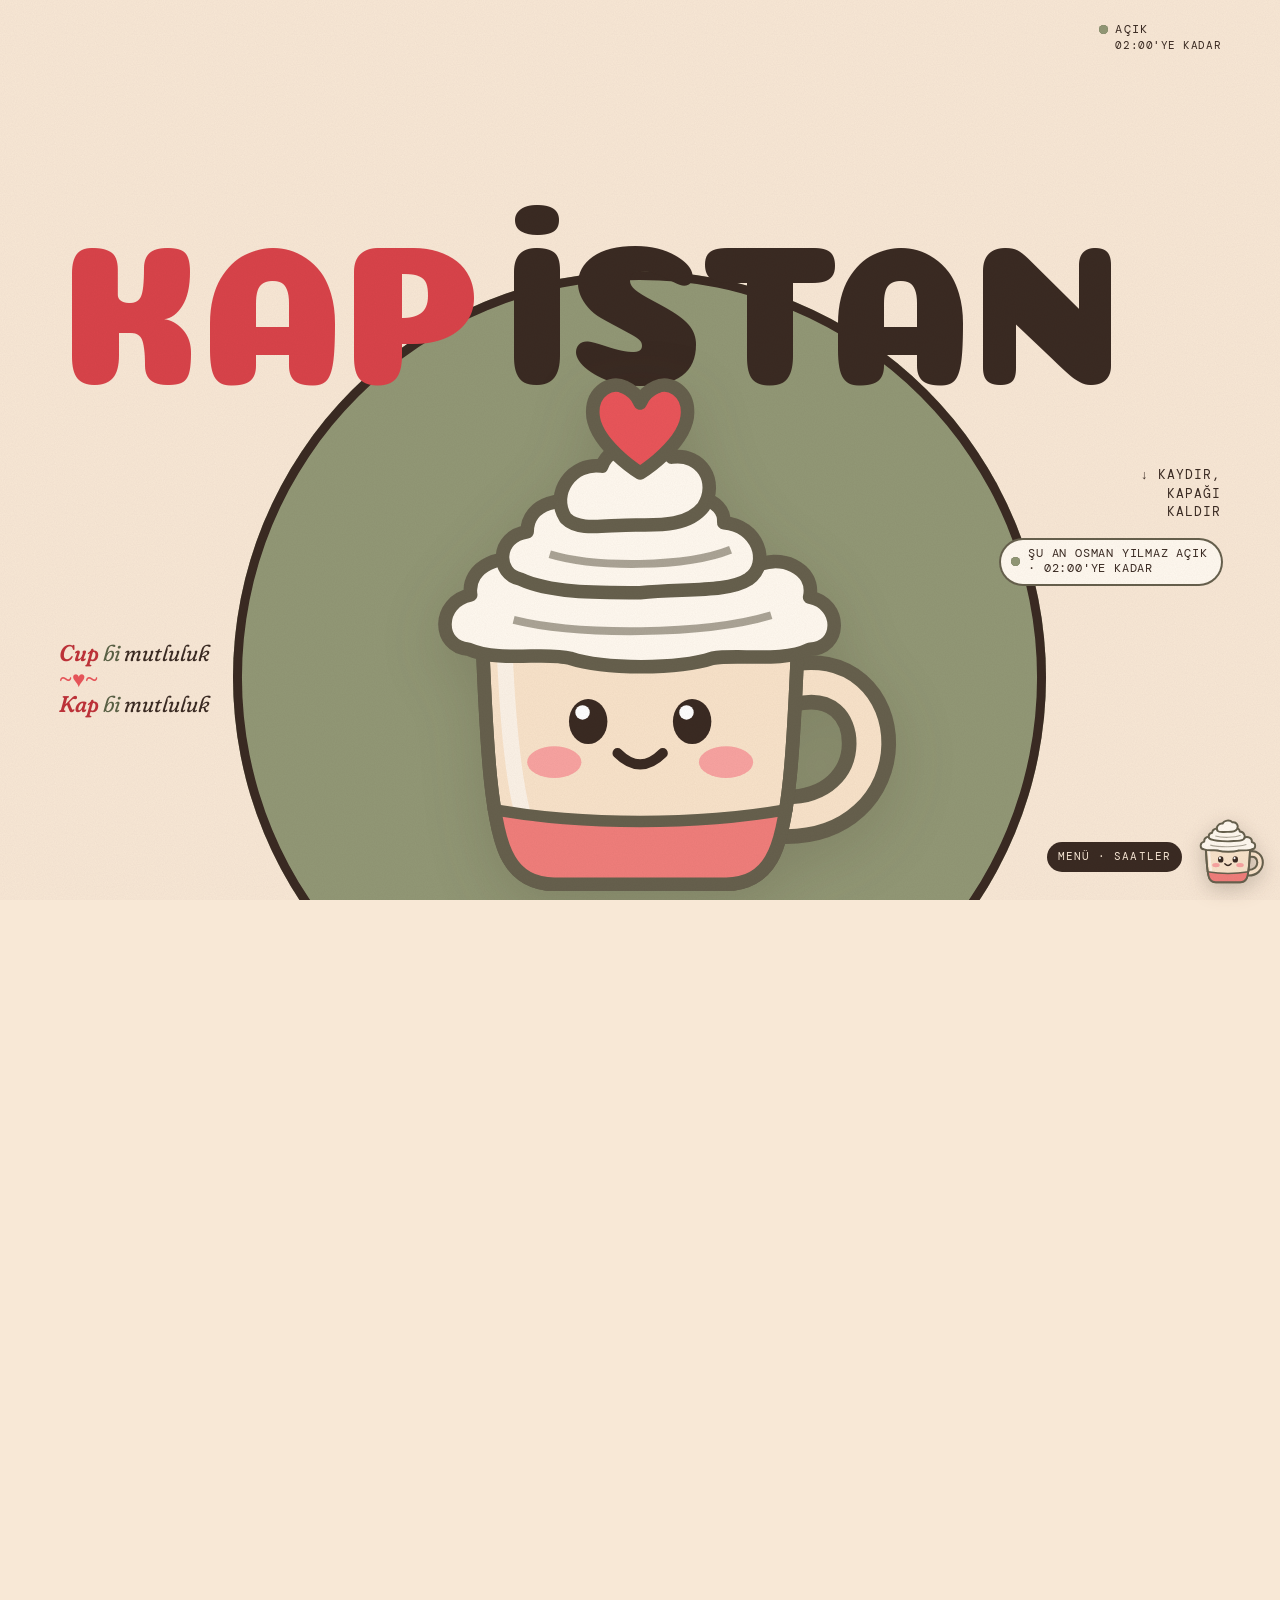
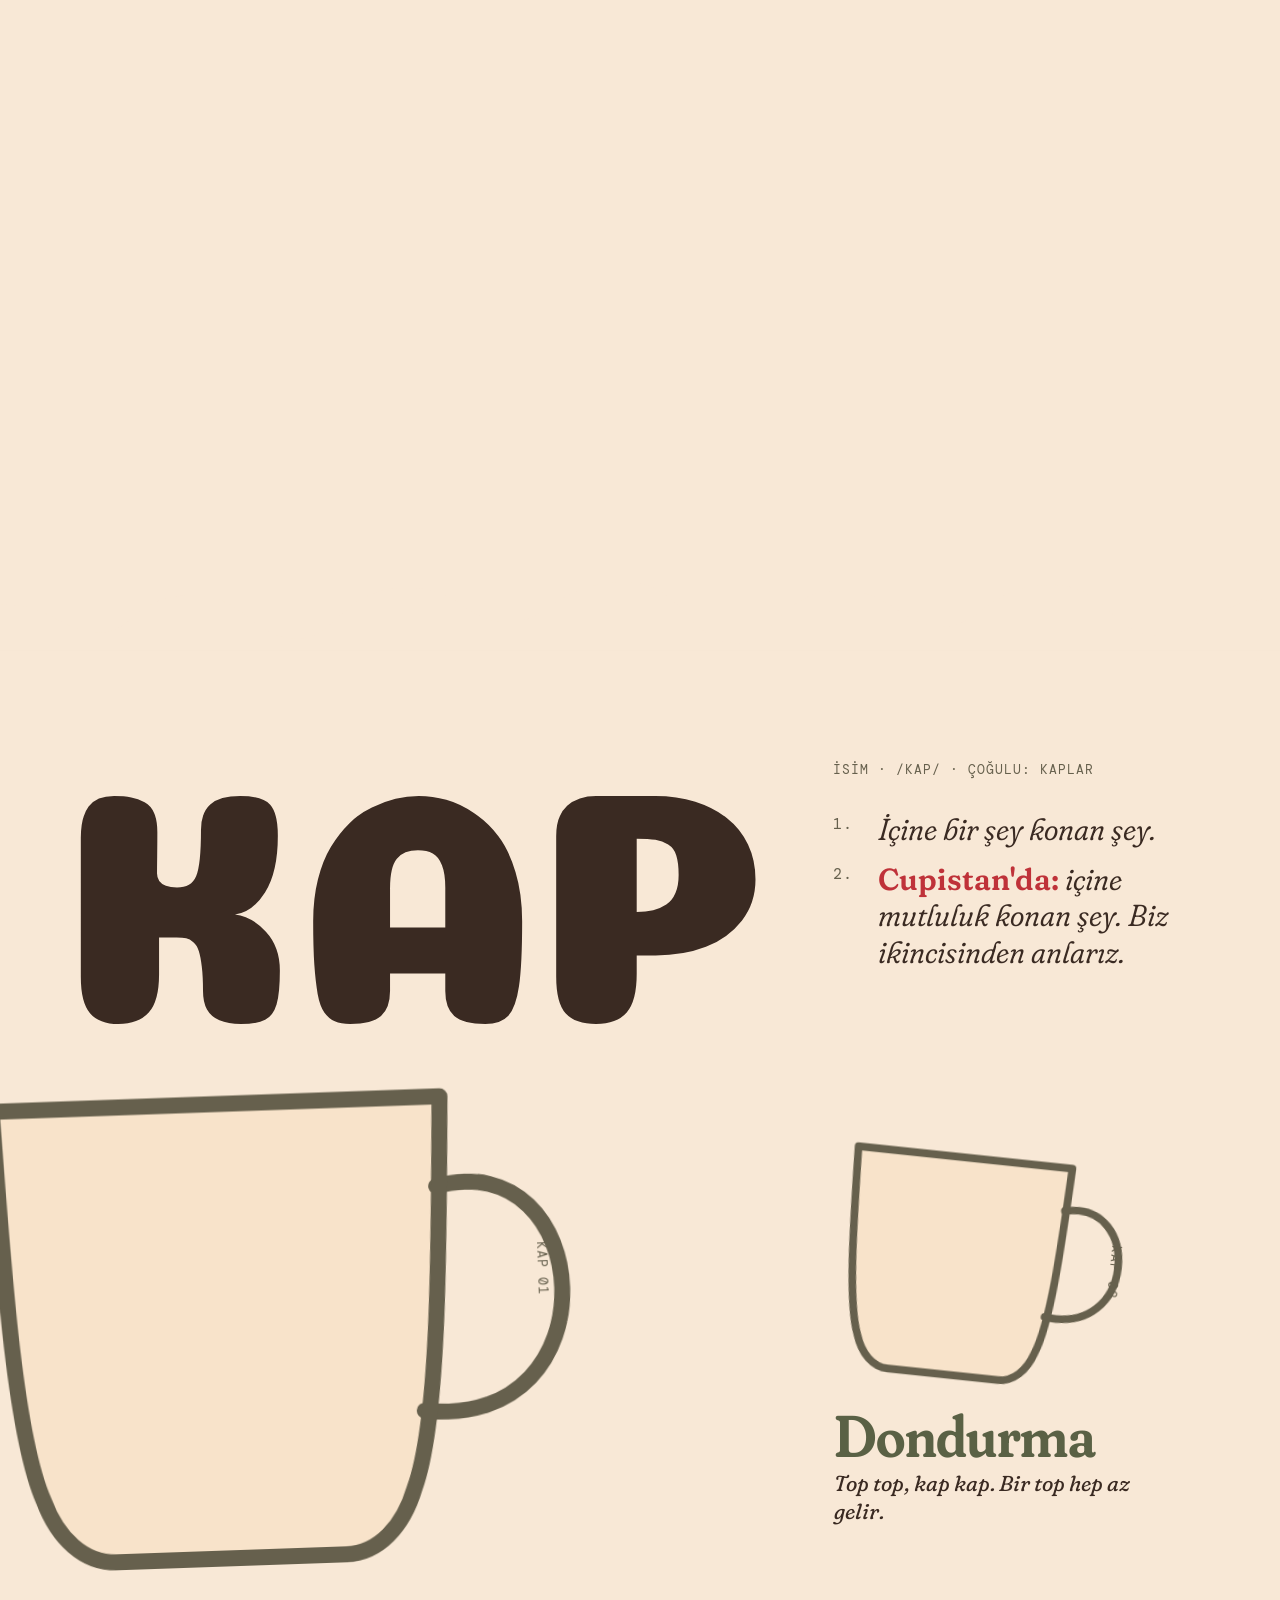
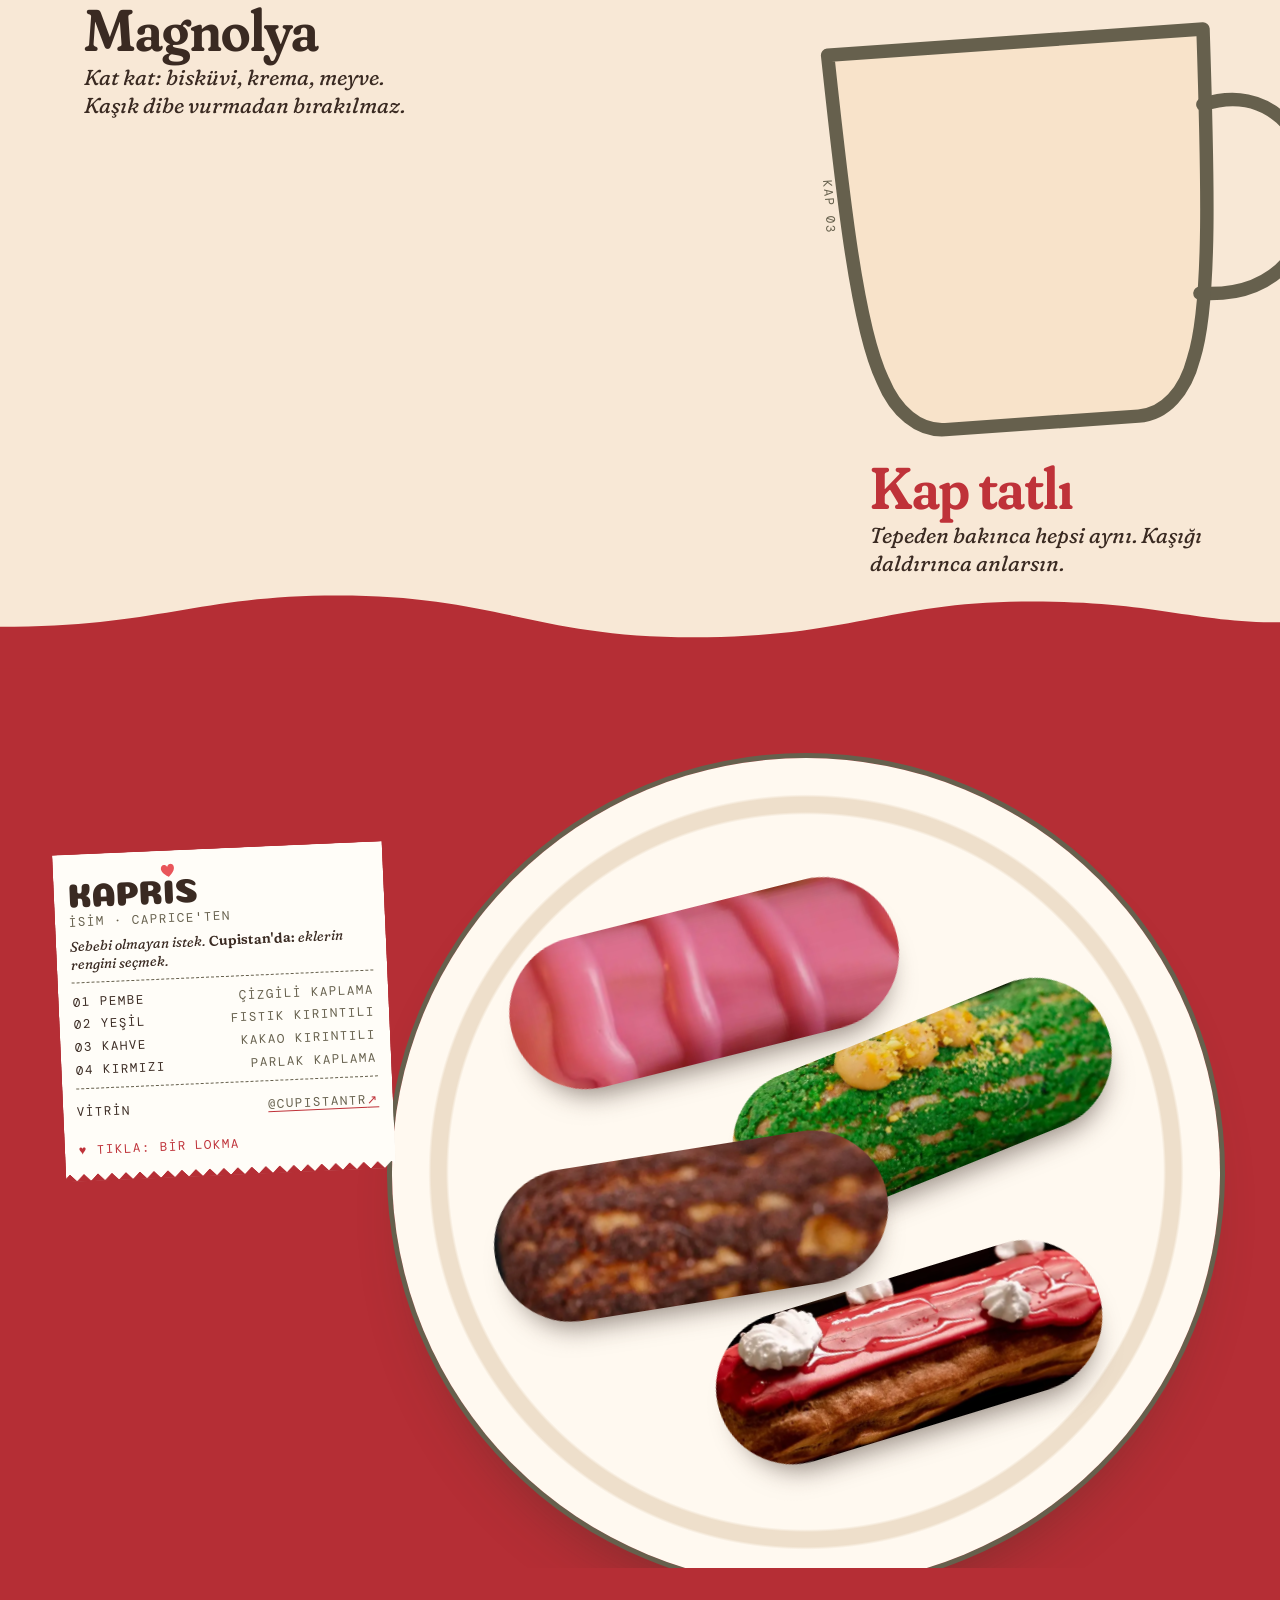
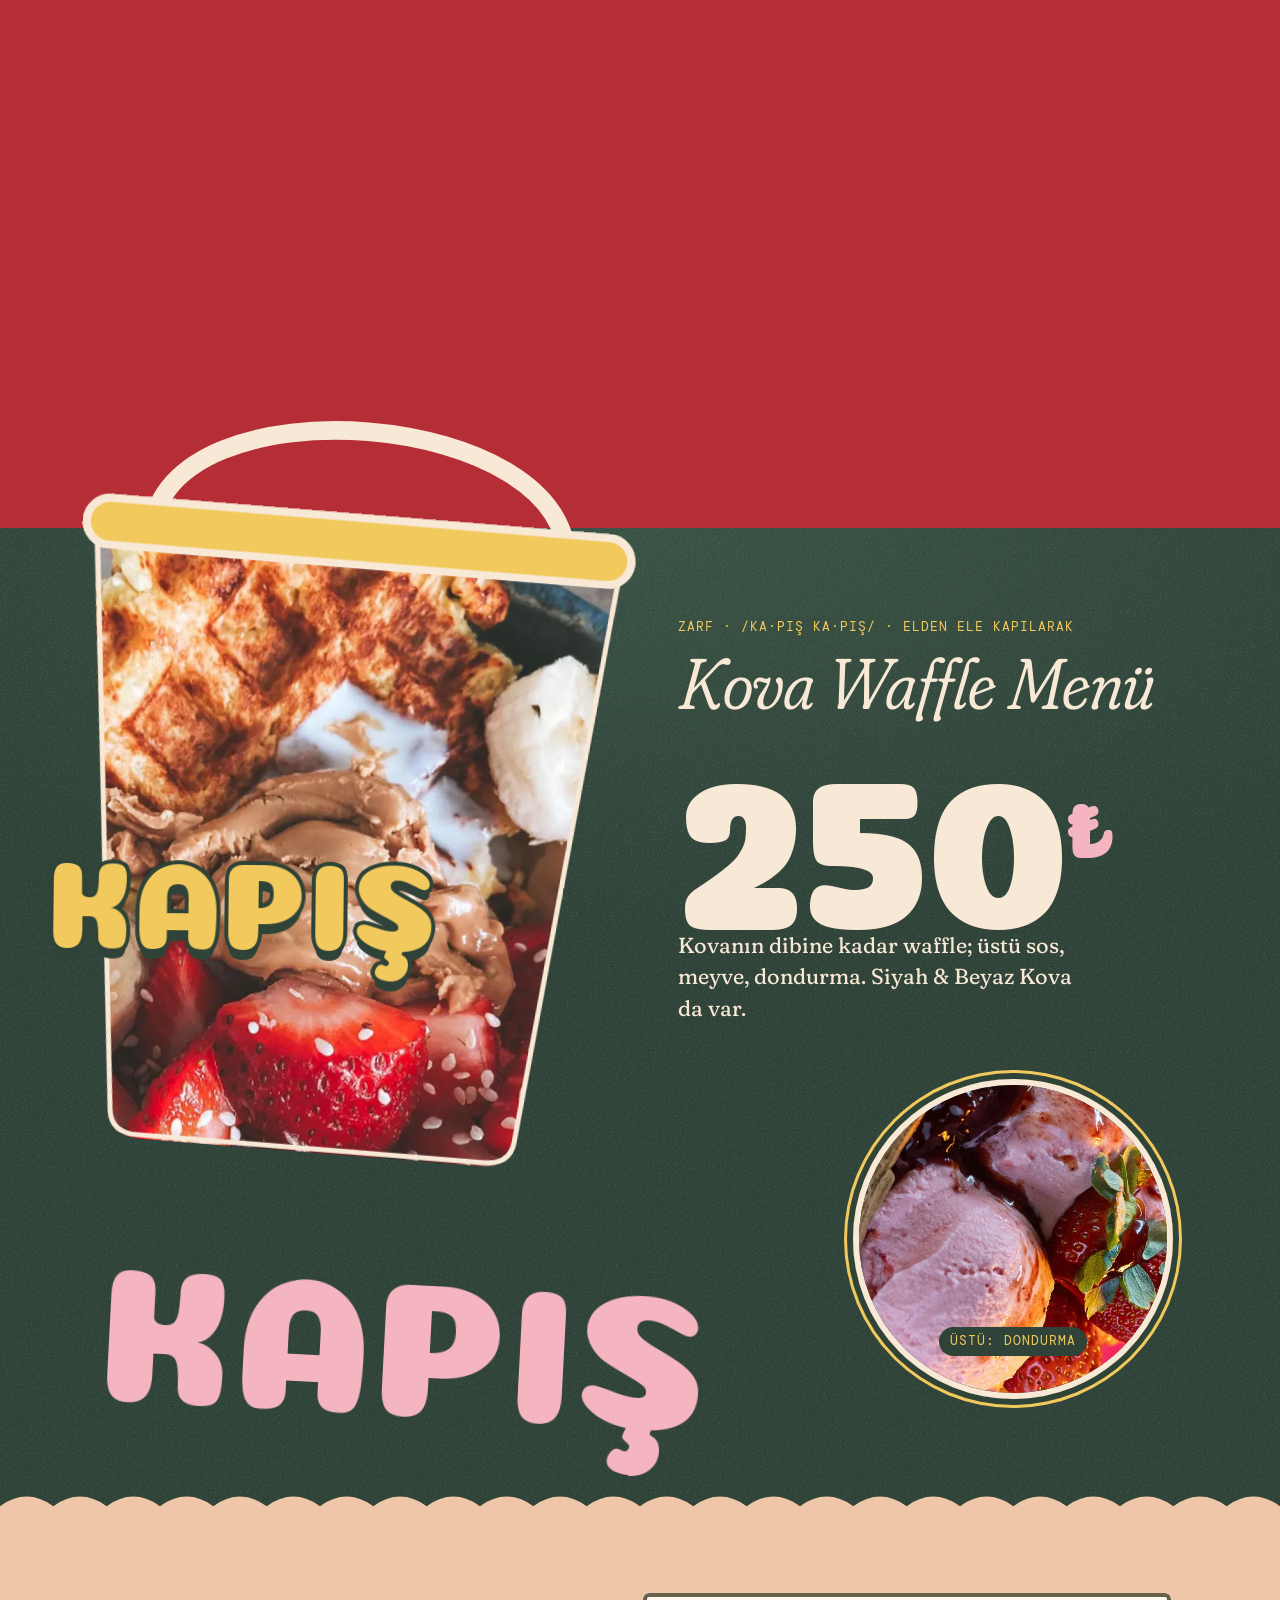
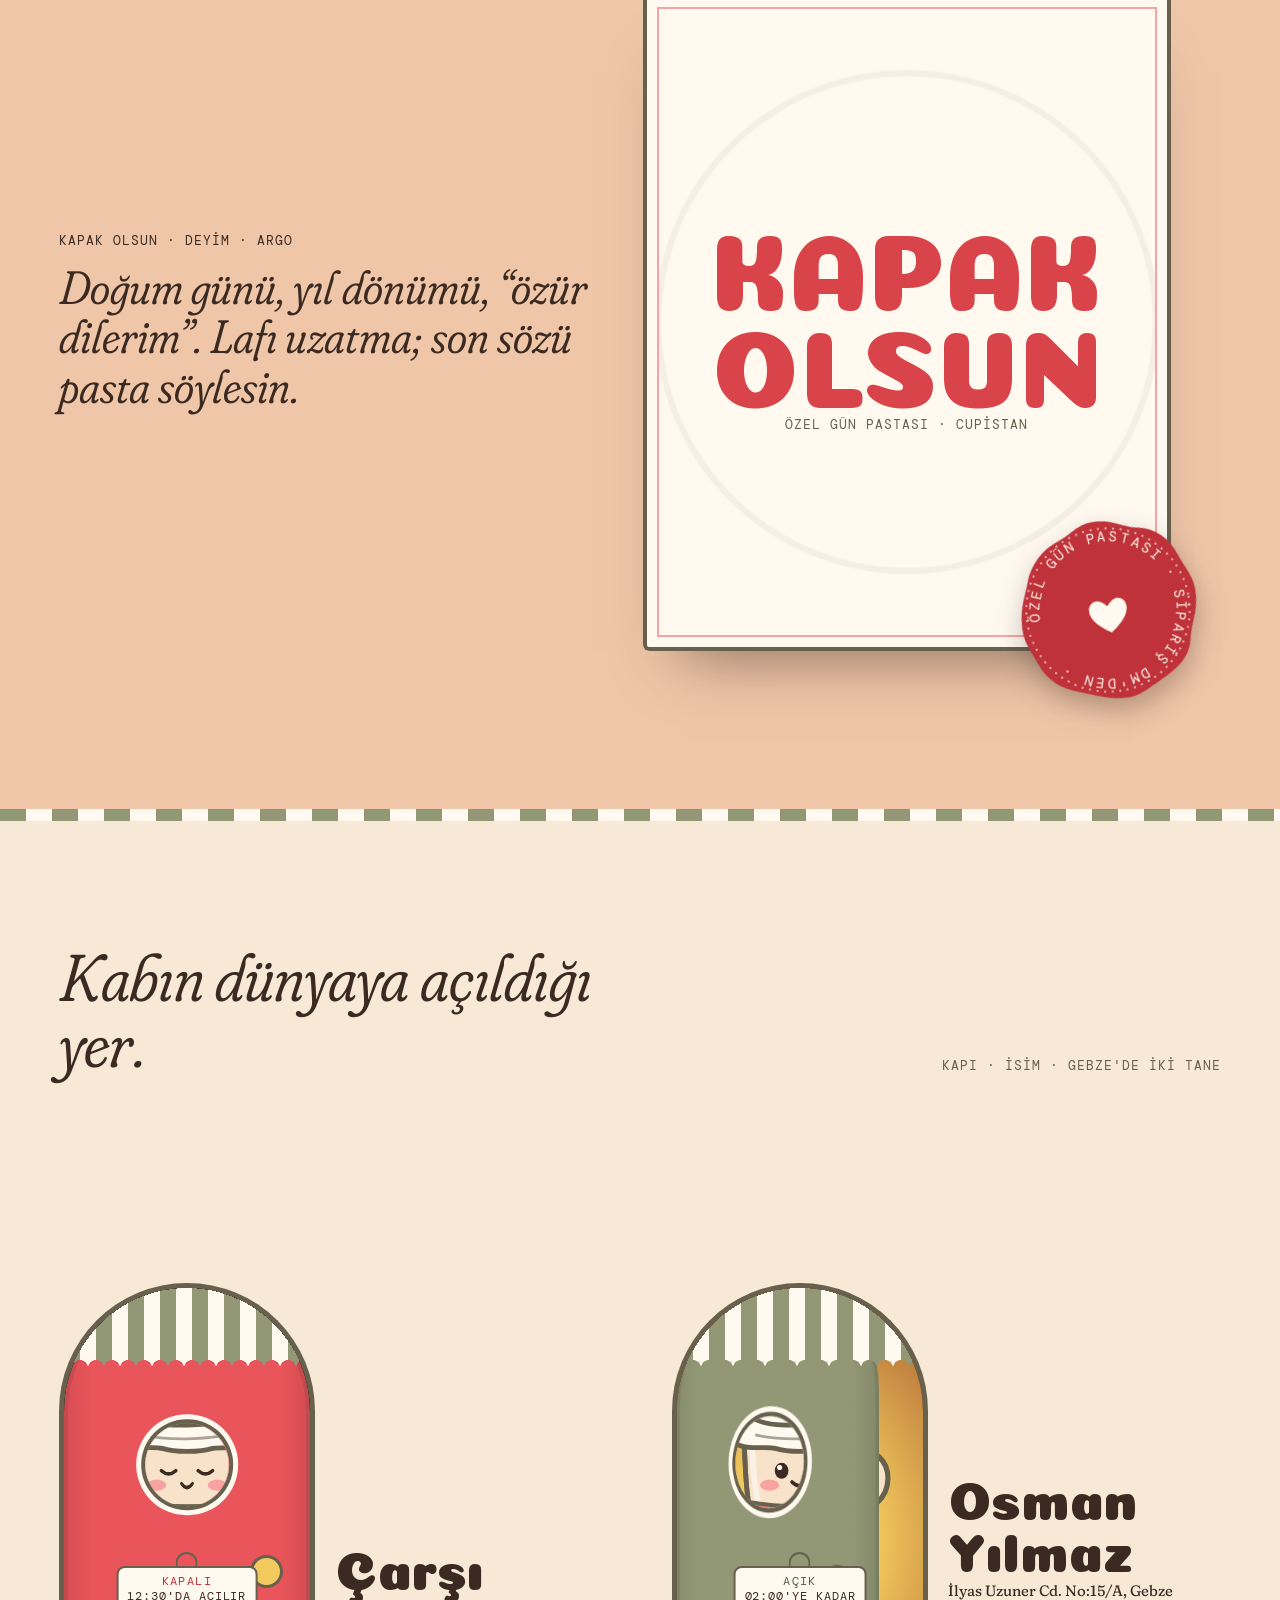
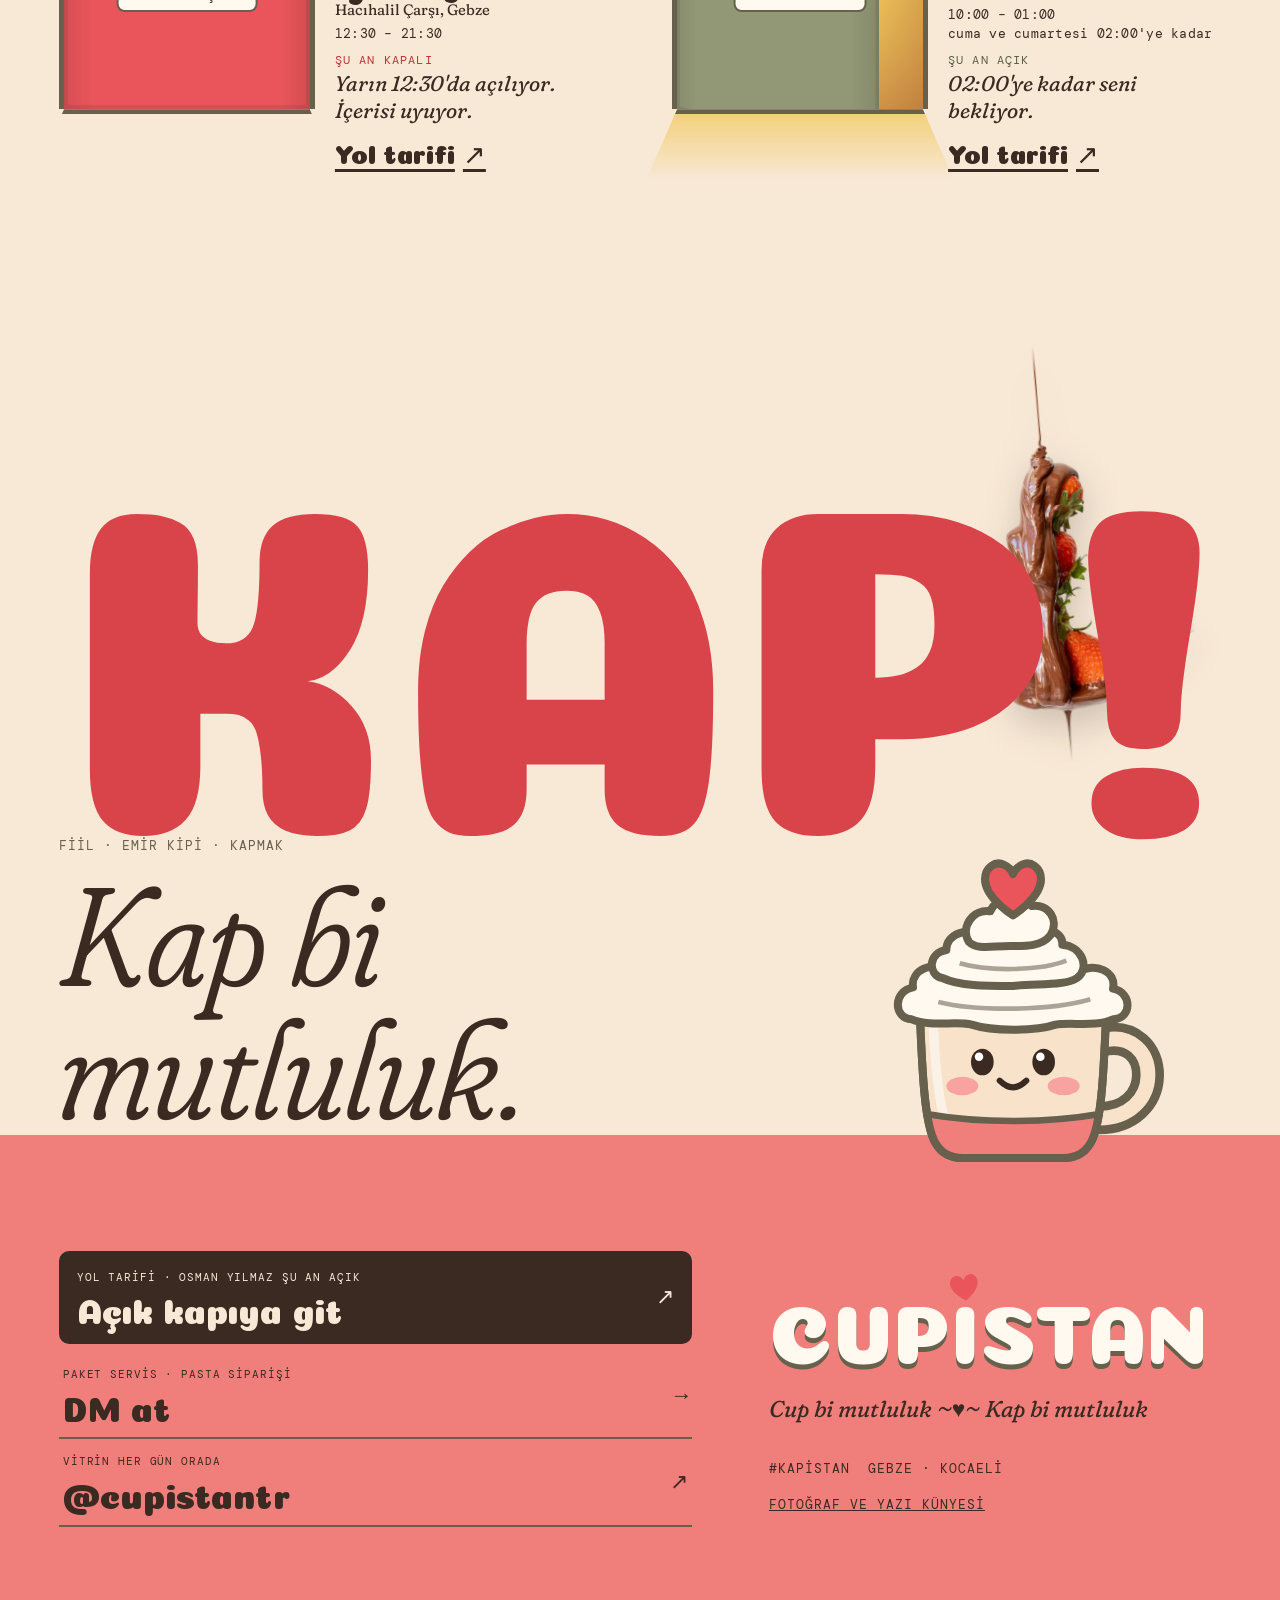
<file: index.html>
<!doctype html>
<html lang="tr">
<head>
<meta charset="utf-8">
<meta name="viewport" content="width=device-width, initial-scale=1, viewport-fit=cover">
<title>CUPISTAN · Kap bi mutluluk · Gebze</title>
<meta name="description" content="Cupistan #Kapistan. Gebze'de kap tatlı, ekler, dondurma, magnolya ve kova waffle. Hacıhalil Çarşı 12:30–21:30, Osman Yılmaz 10:00–01:00 (cuma ve cumartesi 02:00).">
<meta name="theme-color" content="#F8E8D6">
<link rel="canonical" href="https://cupistan.com/">
<meta property="og:type" content="website">
<meta property="og:site_name" content="CUPISTAN">
<meta property="og:url" content="https://cupistan.com/">
<meta property="og:title" content="CUPISTAN · Kap bi mutluluk">
<meta property="og:description" content="Kapağı kaldır. Gebze'de iki kapı, bir sürü kap.">
<meta property="og:image" content="https://cupistan.com/assets/og.jpg">
<meta property="og:image:width" content="1200">
<meta property="og:image:height" content="630">
<meta property="og:image:alt" content="Cupistan maskotu: tepesinde krema ve kalp olan bir kap. Kap bi mutluluk, Gebze.">
<meta property="og:locale" content="tr_TR">
<meta name="twitter:card" content="summary_large_image">
<meta name="twitter:image" content="https://cupistan.com/assets/og.jpg">
<link rel="icon" href="favicon.svg" type="image/svg+xml">
<link rel="icon" href="favicon-32.png" sizes="32x32" type="image/png">
<link rel="apple-touch-icon" href="apple-touch-icon.png">
<link rel="preload" href="assets/fonts/coiny-tr.woff2" as="font" type="font/woff2" crossorigin>
<link rel="stylesheet" href="assets/css/fonts.css?v=4">
<link rel="stylesheet" href="assets/css/kap.css?v=4">
<script>document.documentElement.classList.add('js')</script>
<script type="application/ld+json">
{
  "@context": "https://schema.org",
  "@graph": [
    {
      "@type": "Organization",
      "@id": "https://cupistan.com/#org",
      "name": "Cupistan",
      "alternateName": "Kapistan",
      "slogan": "Kap bi mutluluk",
      "url": "https://cupistan.com/",
      "logo": "https://cupistan.com/apple-touch-icon.png",
      "image": "https://cupistan.com/assets/og.jpg",
      "sameAs": ["https://www.instagram.com/cupistantr/"]
    },
    {
      "@type": ["Bakery", "IceCreamShop"],
      "@id": "https://cupistan.com/#carsi",
      "name": "Cupistan · Çarşı",
      "parentOrganization": {"@id": "https://cupistan.com/#org"},
      "url": "https://cupistan.com/#kapi",
      "image": "https://cupistan.com/assets/og.jpg",
      "servesCuisine": ["Tatlı", "Ekler", "Dondurma", "Magnolya", "Waffle"],
      "menu": "https://cupistan.com/#icindekiler",
      "address": {"@type": "PostalAddress", "streetAddress": "Hacıhalil Çarşı", "addressLocality": "Gebze", "addressRegion": "Kocaeli", "addressCountry": "TR"},
      "openingHoursSpecification": [{"@type": "OpeningHoursSpecification", "dayOfWeek": ["Monday","Tuesday","Wednesday","Thursday","Friday","Saturday","Sunday"], "opens": "12:30", "closes": "21:30"}]
    },
    {
      "@type": ["Bakery", "IceCreamShop"],
      "@id": "https://cupistan.com/#osman-yilmaz",
      "name": "Cupistan · Osman Yılmaz",
      "parentOrganization": {"@id": "https://cupistan.com/#org"},
      "url": "https://cupistan.com/#kapi",
      "image": "https://cupistan.com/assets/og.jpg",
      "servesCuisine": ["Tatlı", "Ekler", "Dondurma", "Magnolya", "Waffle"],
      "menu": "https://cupistan.com/#icindekiler",
      "hasMap": "https://www.google.com/maps/dir/?api=1&destination=Cupistan%2C%20%C4%B0lyas%20Uzuner%20Cd.%20No%3A15%2FA%2C%20Gebze%2C%20Kocaeli",
      "address": {"@type": "PostalAddress", "streetAddress": "İlyas Uzuner Cd. No:15/A, Osman Yılmaz Mah.", "addressLocality": "Gebze", "addressRegion": "Kocaeli", "addressCountry": "TR"},
      "openingHoursSpecification": [
        {"@type": "OpeningHoursSpecification", "dayOfWeek": ["Monday","Tuesday","Wednesday","Thursday","Sunday"], "opens": "10:00", "closes": "01:00"},
        {"@type": "OpeningHoursSpecification", "dayOfWeek": ["Friday","Saturday"], "opens": "10:00", "closes": "02:00"}
      ]
    }
  ]
}
</script>
</head>
<body data-chapter="kapak">

<a class="skip" href="#kap">İçeriğe geç</a>

<!-- ═══ The spine: one syllable that never leaves the screen.
     It is born from the wordmark when the lid lifts. ═══ -->
<header class="spine">
  <button class="spine__word" type="button" data-toc-open aria-haspopup="dialog" aria-controls="icindekiler" aria-expanded="false" aria-label="KAPAK, içindekiler">
    <span class="spine__root">KAP</span><span class="spine__suffix" aria-hidden="true"><span>AK</span></span>
    <span class="spine__hint" aria-hidden="true">içindekiler</span>
  </button>
  <a class="spine__status" href="#kapi" data-status-pill>
    <i class="dot"></i><span data-status-short>Gebze</span><small data-status-until>iki kapı</small>
  </a>
</header>

<!-- the one heart: leaves the cup at the start, comes back to the last cup -->
<svg class="heart" id="heart" viewBox="0 0 48 44" aria-hidden="true"><path d="M24,41 C24,41 3,28 3,14 C3,5 11,0 17,3 C20.5,4.5 23,7.5 24,10 C25,7.5 27.5,4.5 31,3 C37,0 45,5 45,14 C45,28 24,41 24,41 Z"/></svg>

<!-- the cup in your pocket: tap it to see what's inside -->
<button class="cupbtn" type="button" data-toc-toggle aria-controls="icindekiler" aria-expanded="false" aria-label="İçindekiler: menü, saatler, yol tarifi">
  <span class="cupbtn__label" aria-hidden="true"><span class="cupbtn__open">menü · saatler</span><span class="cupbtn__close">kapat</span></span>
  <span class="cupbtn__cup" data-mascot-clone></span>
</button>

<main>

<!-- ═══════════════ 01 · KAPAK ═══════════════ -->
<section class="ch kapak" id="kapak" data-ch="kapak" data-suffix="AK" aria-labelledby="kapak-title">
  <div class="kapak__stage">
    <div class="kapak__sky" aria-hidden="true"></div>
    <div class="kapak__disc" aria-hidden="true"></div>

    <div class="kapak__top">
    <h1 class="wm" id="kapak-title">
      <span class="sr">CUPISTAN, Gebze. Cup bi mutluluk, Kap bi mutluluk.</span>
      <span class="wm__word" aria-hidden="true"><span class="wm__root"><span class="flip"><span class="flip__a">CUP</span><span class="flip__b">KAP</span></span></span><span class="wm__rest">İSTAN</span></span>
    </h1>
    <p class="kapak__sl" aria-hidden="true"><span class="ln"><span class="c1">Cup</span> <span class="c2">bi</span> mutluluk <span class="hinge">~♥~</span></span> <span class="ln"><span class="c1">Kap</span> <span class="c2">bi</span> mutluluk</span></p>
    <p class="kapak__status"><i class="dot"></i><span data-status-line>Gebze · iki kapı</span></p>
    </div>

    <div class="kapak__inside" aria-hidden="true">
      <img src="assets/photo/kap-ici-900.webp" srcset="assets/photo/kap-ici-900.webp 900w, assets/photo/kap-ici-1600.webp 1600w, assets/photo/kap-ici-2400.webp 2400w" sizes="150vmax" alt="" decoding="async">
    </div>
    <svg class="kapak__ring" aria-hidden="true"><ellipse cx="0" cy="0" rx="10" ry="10"/></svg>

    <div class="kapak__mascot" data-mascot-root>
      <svg class="mascot" viewBox="0 0 240 240" role="img" aria-label="Cupistan'ın maskotu: tepesinde krema ve kalp olan gülümseyen bir kap">
        <defs>
          <clipPath id="m-body-clip"><path d="M50,116 L190,116 C188,168 186,204 178,217 C174,224 167,228 158,228 L82,228 C73,228 66,224 62,217 C54,204 52,168 50,116 Z"/></clipPath>
        </defs>
        <g class="m-cup" stroke="#66604D" stroke-width="6" stroke-linejoin="round" stroke-linecap="round">
          <path d="M186,140 C232,128 236,202 180,198" fill="none" stroke-width="24"/>
          <path d="M186,140 C232,128 236,202 180,198" fill="none" stroke="#F8E3CA" stroke-width="11"/>
          <path d="M50,116 L190,116 C188,168 186,204 178,217 C174,224 167,228 158,228 L82,228 C73,228 66,224 62,217 C54,204 52,168 50,116 Z" fill="#F8E3CA"/>
          <path d="M60,124 C62,170 66,200 74,212" fill="none" stroke="#fff" stroke-opacity=".55" stroke-width="7"/>
          <g clip-path="url(#m-body-clip)"><path class="m-band" d="M40,194 C90,201 150,201 200,194 L200,240 L40,240 Z" fill="#F07E7B" stroke="none"/></g>
          <path d="M55,195 C95,202 145,202 185,195" fill="none" stroke-width="5"/>
          <path d="M50,116 L190,116 C188,168 186,204 178,217 C174,224 167,228 158,228 L82,228 C73,228 66,224 62,217 C54,204 52,168 50,116 Z" fill="none"/>
          <ellipse class="m-rim" cx="120" cy="116" rx="70" ry="13" fill="#E9555A"/>
          <path class="m-swirl" d="M78,116 C96,107 118,124 136,111 C146,105 158,113 162,118" fill="none" stroke="#FFF9F0" stroke-width="7"/>
        </g>
        <g class="m-face">
          <ellipse cx="82" cy="174" rx="12" ry="7" fill="#F8A3A1"/>
          <ellipse cx="158" cy="174" rx="12" ry="7" fill="#F8A3A1"/>
          <g class="m-eyes">
            <g class="m-pupils">
              <ellipse cx="97" cy="156" rx="8.5" ry="10" fill="#3A2A22"/><ellipse cx="143" cy="156" rx="8.5" ry="10" fill="#3A2A22"/>
              <circle cx="94.5" cy="152" r="3.2" fill="#fff"/><circle cx="140.5" cy="152" r="3.2" fill="#fff"/>
            </g>
          </g>
          <g class="m-sleep" fill="none" stroke="#3A2A22" stroke-width="4.5" stroke-linecap="round">
            <path d="M88,156 Q97,164 106,156"/><path d="M134,156 Q143,164 152,156"/>
          </g>
          <path class="m-mouth" d="M110,170 Q120,180 130,170" fill="none" stroke="#3A2A22" stroke-width="4.5" stroke-linecap="round"/>
          <ellipse class="m-mouth-o" cx="120" cy="176" rx="6" ry="7.5" fill="#3A2A22"/>
          <g class="m-zz" fill="#66604D" font-family="Coiny, sans-serif"><text x="30" y="158" font-size="20">z</text><text x="16" y="138" font-size="28">Z</text></g>
        </g>
        <g class="m-lid" stroke="#66604D" stroke-width="6" stroke-linejoin="round">
          <path d="M44,124 C30,123 30,103 45,100 C43,87 60,80 71,87 C78,77 96,77 102,86 C110,76 131,76 139,86 C146,77 165,78 170,88 C181,81 198,88 195,101 C210,104 209,124 195,124 C183,130 163,126 152,128 C137,133 104,133 89,128 C78,125 58,130 44,124 Z" fill="#FFF9F0"/>
          <path d="M64,111 C92,118 148,118 178,109" fill="none" stroke-width="3.5" stroke-opacity=".55"/>
          <path d="M67,93 C56,91 56,74 70,72 C70,59 87,55 95,62 C103,52 125,51 132,60 C140,53 158,57 157,68 C172,69 178,86 168,93 C159,99 139,97 120,99 C99,99 80,99 67,93 Z" fill="#FFF9F0"/>
          <path d="M80,82 C100,88 140,88 160,80" fill="none" stroke-width="3.5" stroke-opacity=".55"/>
          <path d="M87,66 C80,55 90,41 103,43 C107,32 126,30 134,39 C147,37 155,50 148,61 C141,70 127,69 118,69 C104,69 93,72 87,66 Z" fill="#FFF9F0"/>
          <path class="m-heart" d="M120,46 C120,46 99,33 99,19 C99,10 107,5 113,8 C116.5,9.5 119,12.5 120,15 C121,12.5 123.5,9.5 127,8 C133,5 141,10 141,19 C141,33 120,46 120,46 Z" fill="#E9555A"/>
        </g>
      </svg>
    </div>

    <p class="kapak__cue mono" aria-hidden="true"><span class="cue-arrow">↓</span> kaydır, kapağı kaldır</p>
    <p class="kapak__caption mono" aria-hidden="true">kabın içi: krema, çilek sosu</p>
  </div>
</section>

<!-- ═══════════════ 02 · KAP ═══════════════ -->
<section class="ch kap" id="kap" data-ch="kap" data-suffix="" aria-labelledby="kap-word">
  <svg class="edge edge--drip" viewBox="0 0 1440 120" preserveAspectRatio="none" aria-hidden="true"><path d="M0,120 L0,58 C60,58 70,96 112,96 C150,96 150,50 210,46 C276,42 282,104 334,104 C380,104 382,40 452,36 C520,32 520,82 572,82 C618,82 626,30 700,28 C770,26 774,110 828,110 C874,110 874,44 940,40 C1004,36 1012,88 1060,88 C1104,88 1110,34 1180,32 C1246,30 1250,100 1302,100 C1350,100 1360,52 1440,50 L1440,120 Z"/></svg>

  <header class="entry">
    <h2 class="entry__word" id="kap-word">KAP<span class="sr">: kap tatlı, magnolya, dondurma</span></h2>
    <p class="entry__meta mono">isim · /kap/ · çoğulu: kaplar</p>
    <ol class="entry__defs">
      <li>İçine bir şey konan şey.</li>
      <li><em>Cupistan'da:</em> içine mutluluk konan şey. Biz ikincisinden anlarız.</li>
    </ol>
  </header>

  <div class="vessels">
    <figure class="vessel vessel--1" data-fill>
      <div class="vessel__cup">
        <div class="vessel__mask"><img src="assets/photo/magnolya-700.webp" srcset="assets/photo/magnolya-700.webp 700w, assets/photo/magnolya-1200.webp 1200w" sizes="(min-width: 900px) 40vw, 76vw" alt="Kat kat çilek, muz ve kremadan bir magnolya" loading="lazy" decoding="async"></div>
        <svg class="vessel__line" viewBox="0 0 200 160" aria-hidden="true"><use href="#cup-line"/></svg>
        <span class="vessel__no mono" aria-hidden="true">kap 01</span>
      </div>
      <figcaption>
        <h3 class="vessel__name">Magnolya</h3>
        <span class="vessel__say">Kat kat: bisküvi, krema, meyve. Kaşık dibe vurmadan bırakılmaz.</span>
      </figcaption>
    </figure>

    <figure class="vessel vessel--2" data-fill>
      <div class="vessel__cup">
        <div class="vessel__mask"><img src="assets/photo/dondurma-600.webp" srcset="assets/photo/dondurma-600.webp 600w, assets/photo/dondurma-900.webp 900w" sizes="(min-width: 900px) 22vw, 46vw" alt="Yakından yeşil ve kırmızı dondurma topları" loading="lazy" decoding="async"></div>
        <svg class="vessel__line" viewBox="0 0 200 160" aria-hidden="true"><use href="#cup-line"/></svg>
        <span class="vessel__no mono" aria-hidden="true">kap 02</span>
      </div>
      <figcaption>
        <h3 class="vessel__name">Dondurma</h3>
        <span class="vessel__say">Top top, kap kap. Bir top hep az gelir.</span>
      </figcaption>
    </figure>

    <figure class="vessel vessel--3" data-fill>
      <div class="vessel__cup">
        <div class="vessel__mask"><img src="assets/photo/kap-tatli-700.webp" srcset="assets/photo/kap-tatli-700.webp 700w, assets/photo/kap-tatli-1200.webp 1200w" sizes="(min-width: 900px) 42vw, 100vw" alt="Yukarıdan bakış: kakaolu kap tatlılar, üzerlerinde çilek ve yaban mersini" loading="lazy" decoding="async"></div>
        <svg class="vessel__line" viewBox="0 0 200 160" aria-hidden="true"><use href="#cup-line"/></svg>
        <span class="vessel__no mono" aria-hidden="true">kap 03</span>
      </div>
      <figcaption>
        <h3 class="vessel__name">Kap tatlı</h3>
        <span class="vessel__say">Tepeden bakınca hepsi aynı. Kaşığı daldırınca anlarsın.</span>
      </figcaption>
    </figure>
  </div>
</section>

<!-- ═══════════════ 03 · KAPRİS: the vitrine plate ═══════════════ -->
<section class="ch kapris" id="kapris" data-ch="kapris" data-suffix="RİS" aria-labelledby="kapris-word">
  <svg class="edge edge--glaze" viewBox="0 0 1440 120" preserveAspectRatio="none" aria-hidden="true"><path d="M0,120 L0,64 C180,64 220,22 380,22 C560,22 600,78 780,78 C960,78 1000,30 1160,30 C1300,30 1340,58 1440,58 L1440,120 Z"/></svg>

  <div class="kapris__stage">
    <div class="glaze" aria-hidden="true"><i style="--g:#F2A8B8"></i><i style="--g:#DDE3B8"></i><i style="--g:#D9B48F"></i><i style="--g:#B52E35"></i></div>

    <!-- the receipt: the chapter's definition, printing the vitrine as it fills -->
    <div class="fis">
      <h2 class="fis__word" id="kapris-word"><span class="sr">KAPRİS: günün ekleri</span><span aria-hidden="true">KAPR<span class="i-heart">I</span>S</span></h2>
      <p class="fis__meta mono">isim · <span lang="fr">caprice</span>'ten</p>
      <p class="fis__def">Sebebi olmayan istek. <em>Cupistan'da:</em> eklerin rengini seçmek.</p>
      <ol class="fis__list mono">
        <li data-line="0"><b>01 pembe</b><span>çizgili kaplama</span></li>
        <li data-line="1"><b>02 yeşil</b><span>fıstık kırıntılı</span></li>
        <li data-line="2"><b>03 kahve</b><span>kakao kırıntılı</span></li>
        <li data-line="3"><b>04 kırmızı</b><span>parlak kaplama</span></li>
      </ol>
      <p class="fis__total mono"><b>vitrin</b><a href="https://www.instagram.com/cupistantr/" target="_blank" rel="noopener"><span lang="en">@cupistantr</span> ↗</a></p>
      <p class="fis__hint mono" data-bite-hint>dokun: bir lokma</p>
    </div>

    <div class="plate" aria-hidden="true"></div>

    <div class="eclairs">
      <button class="eclair" type="button" data-eclair="0" data-color="#F2A8B8" aria-label="Pembe çizgili eklerden bir lokma al" style="--r:-14deg">
        <img src="assets/photo/ekler-pembe-800.webp" srcset="assets/photo/ekler-pembe-800.webp 800w, assets/photo/ekler-pembe-1600.webp 1014w" sizes="(min-width: 900px) 30vw, 78vw" width="800" height="308" alt="Pembe, çizgili kaplamalı ekler" loading="lazy" decoding="async">
      </button>
      <button class="eclair" type="button" data-eclair="1" data-color="#DDE3B8" aria-label="Yeşil fıstık kırıntılı eklerden bir lokma al" style="--r:-22deg">
        <img src="assets/photo/ekler-yesil-800.webp" srcset="assets/photo/ekler-yesil-800.webp 800w, assets/photo/ekler-yesil-1600.webp 1600w" sizes="(min-width: 900px) 30vw, 78vw" width="800" height="308" alt="Fıstık kırıntılı yeşil ekler" loading="lazy" decoding="async">
      </button>
      <button class="eclair" type="button" data-eclair="2" data-color="#D9B48F" aria-label="Kakao kırıntılı eklerden bir lokma al" style="--r:-9deg">
        <img src="assets/photo/ekler-kahve-800.webp" srcset="assets/photo/ekler-kahve-800.webp 800w, assets/photo/ekler-kahve-1600.webp 1000w" sizes="(min-width: 900px) 30vw, 78vw" width="800" height="308" alt="Kakao kırıntılı ekler" loading="lazy" decoding="async">
      </button>
      <button class="eclair" type="button" data-eclair="3" data-color="#B52E35" aria-label="Kırmızı parlak kaplamalı eklerden bir lokma al" style="--r:-17deg">
        <img src="assets/photo/ekler-kirmizi-800.webp" srcset="assets/photo/ekler-kirmizi-800.webp 800w, assets/photo/ekler-kirmizi-1600.webp 1352w" sizes="(min-width: 900px) 30vw, 78vw" width="800" height="308" alt="Parlak kırmızı kaplamalı, beze süslü ekler" loading="lazy" decoding="async">
      </button>
    </div>

  </div>
</section>

<!-- ═══════════════ 04 · KAPIŞ KAPIŞ ═══════════════ -->
<section class="ch kapis" id="kapis" data-ch="kapis" data-suffix="IŞ KAPIŞ" aria-labelledby="kapis-word">
  <figure class="kova" data-kova>
    <svg class="kova__handle" viewBox="0 0 400 140" aria-hidden="true"><path d="M44,138 C44,20 356,20 356,138" fill="none" stroke="#F8E8D6" stroke-width="14" stroke-linecap="round"/><circle cx="44" cy="134" r="12" fill="#2F4338" stroke="#F8E8D6" stroke-width="6"/><circle cx="356" cy="134" r="12" fill="#2F4338" stroke="#F8E8D6" stroke-width="6"/></svg>
    <div class="kova__body">
      <div class="kova__photo"><img src="assets/photo/kova-700.webp" srcset="assets/photo/kova-700.webp 700w, assets/photo/kova-1200.webp 1200w" sizes="(min-width: 900px) 36vw, 78vw" alt="Kovada waffle parçaları, fındık kreması, muz ve çilek" loading="lazy" decoding="async"></div>
      <svg class="kova__line" viewBox="0 0 400 460" preserveAspectRatio="none" aria-hidden="true"><path d="M3,3 L397,3 L352,440 Q350,457 330,457 L70,457 Q50,457 48,440 Z" fill="none" stroke="#F8E8D6" stroke-width="5" vector-effect="non-scaling-stroke" stroke-linejoin="round"/></svg>
      <svg class="kova__rim" viewBox="0 0 400 40" preserveAspectRatio="none" aria-hidden="true"><rect x="3" y="3" width="394" height="34" rx="17" fill="#F2C95C" stroke="#F8E8D6" stroke-width="6"/></svg>
      <span class="kapis__w kapis__w--1" aria-hidden="true">KAPIŞ</span>
    </div>
  </figure>
  <span class="kapis__w kapis__w--2" aria-hidden="true">KAPIŞ</span>

  <div class="kapis__copy">
    <p class="kapis__meta mono">zarf · /ka·pış ka·pış/ · elden ele kapılarak</p>
    <h2 class="kapis__name" id="kapis-word">Kova Waffle Menü<span class="sr">: kapış kapış gidiyor</span></h2>
    <p class="kapis__price"><span class="sr">250 lira</span><span aria-hidden="true">250<i>₺</i></span></p>
    <p class="kapis__say">Kovanın dibine kadar waffle; üstü sos, meyve, dondurma. Siyah &amp; Beyaz Kova da var.</p>
  </div>

  <figure class="kapis__close">
    <img src="assets/photo/kova-dondurma-600.webp" srcset="assets/photo/kova-dondurma-600.webp 600w, assets/photo/kova-dondurma-1000.webp 1000w" sizes="(min-width: 900px) 26vw, 58vw" alt="Waffle kasede pembe dondurma topları ve çilek" loading="lazy" decoding="async">
    <figcaption class="mono">üstü: dondurma</figcaption>
  </figure>
</section>

<!-- ═══════════════ 05 · KAPAK OLSUN: the box lid shuts ═══════════════ -->
<section class="ch olsun" id="kapak-olsun" data-ch="olsun" data-suffix="AK OLSUN" aria-labelledby="olsun-word">
  <svg class="edge edge--pipe" viewBox="0 0 1440 80" preserveAspectRatio="none" aria-hidden="true"><path d="M0,80 L0,40 Q30,0 60,40 Q90,0 120,40 Q150,0 180,40 Q210,0 240,40 Q270,0 300,40 Q330,0 360,40 Q390,0 420,40 Q450,0 480,40 Q510,0 540,40 Q570,0 600,40 Q630,0 660,40 Q690,0 720,40 Q750,0 780,40 Q810,0 840,40 Q870,0 900,40 Q930,0 960,40 Q990,0 1020,40 Q1050,0 1080,40 Q1110,0 1140,40 Q1170,0 1200,40 Q1230,0 1260,40 Q1290,0 1320,40 Q1350,0 1380,40 Q1410,0 1440,40 L1440,80 Z"/></svg>

  <div class="olsun__intro">
    <h2 class="sr" id="olsun-word">Kapak olsun: özel gün pastası</h2>
    <p class="olsun__word" aria-hidden="true">KAPAK <span>OLSUN</span></p>
    <p class="olsun__meta mono">kapak olsun · deyim · argo</p>
    <p class="olsun__say">Doğum günü, yıl dönümü, “özür dilerim”. Lafı uzatma; son sözü pasta söylesin.</p>
  </div>

  <div class="box" data-box>
    <div class="box__in">
      <img src="assets/photo/pasta-kutu-700.webp" srcset="assets/photo/pasta-kutu-700.webp 700w, assets/photo/pasta-kutu-1200.webp 1200w" sizes="(min-width: 900px) 34vw, 84vw" alt="Açık bir kutuda lila renkli küçük pasta, yanında laleler" loading="lazy" decoding="async">
    </div>
    <div class="box__lid" aria-hidden="true">
      <div class="box__face">
        <p class="box__word"><span>KAPAK</span><span>OLSUN</span></p>
        <p class="box__small mono">özel gün pastası · Cupistan</p>
      </div>
      <div class="box__back"></div>
    </div>
    <a class="seal" href="https://ig.me/m/cupistantr" target="_blank" rel="noopener">
      <svg viewBox="0 0 200 200" aria-hidden="true">
        <defs><path id="seal-c" d="M100,100 m-72,0 a72,72 0 1,1 144,0 a72,72 0 1,1 -144,0"/></defs>
        <path class="seal__wax" d="M100,6 C120,6 128,16 146,20 C164,24 176,36 182,54 C188,72 196,82 194,100 C192,120 184,128 180,146 C176,164 160,174 142,182 C124,190 116,196 100,194 C82,192 72,186 56,180 C38,174 24,162 18,144 C12,126 6,118 8,100 C10,80 16,72 22,56 C28,40 42,26 60,20 C78,14 82,6 100,6 Z"/>
        <circle cx="100" cy="100" r="86" fill="none" stroke="#FFF9F0" stroke-width="2" stroke-dasharray="2 6" opacity=".7"/>
        <text font-family="DM Mono, monospace" font-size="15" letter-spacing="3" fill="#FFF9F0"><textPath href="#seal-c">ÖZEL GÜN PASTASI · SİPARİŞ DM'DEN · </textPath></text>
        <path d="M100,124 C100,124 80,112 80,99 C80,91 87,87 93,90 C96,91.5 98.5,94 100,96 C101.5,94 104,91.5 107,90 C113,87 120,91 120,99 C120,112 100,124 100,124 Z" fill="#FFF9F0"/>
      </svg>
      <span class="sr">Özel gün pastası için Instagram'dan DM at</span>
    </a>
  </div>
</section>

<!-- ═══════════════ 06 · KAPI ═══════════════ -->
<section class="ch kapi" id="kapi" data-ch="kapi" data-suffix="I" aria-labelledby="kapi-word">
  <div class="kapi__intro">
    <h2 class="kapi__title" id="kapi-word"><span class="sr">KAPI: şubeler ve saatler. </span>Kabın dünyaya açıldığı yer.</h2>
    <p class="kapi__meta mono">kapı · isim · Gebze'de iki tane</p>
  </div>

  <div class="doors">
    <article class="door" data-branch="carsi" style="--door:#E9555A">
      <div class="door__art">
        <div class="door__frame">
        <div class="door__room" aria-hidden="true"><span class="door__glow"></span><span class="door__mascot" data-mascot-clone></span></div>
        <button class="door__leaf" type="button" aria-label="Çarşı kapısını aralayıp içeri bak">
          <span class="door__window"></span><span class="door__knob"></span>
        </button>
        <span class="door__sign mono" data-door-sign>12:30 – 21:30</span>
        <div class="door__awning" aria-hidden="true"></div>
      </div>
      <div class="door__spill" aria-hidden="true"></div>
      </div>
      <div class="door__info">
        <h3 class="door__name">Çarşı</h3>
        <p class="door__where">Hacıhalil Çarşı, Gebze</p>
        <p class="door__hours"><span class="nw">12:30 – 21:30</span></p>
        <p class="door__now" data-door-now></p>
        <a class="go" data-maps="carsi" href="https://www.google.com/maps/dir/?api=1&amp;destination=Cupistan%2C%20Hac%C4%B1halil%20%C3%87ar%C5%9F%C4%B1%2C%20Gebze%2C%20Kocaeli" target="_blank" rel="noopener">Yol tarifi <i aria-hidden="true">↗</i></a>
      </div>
    </article>

    <article class="door" data-branch="oy" style="--door:#929876">
      <div class="door__art">
        <div class="door__frame">
        <div class="door__room" aria-hidden="true"><span class="door__glow"></span><span class="door__mascot" data-mascot-clone></span></div>
        <button class="door__leaf" type="button" aria-label="Osman Yılmaz kapısını aralayıp içeri bak">
          <span class="door__window"></span><span class="door__knob"></span>
        </button>
        <span class="door__sign mono" data-door-sign>10:00 – 01:00</span>
        <div class="door__awning" aria-hidden="true"></div>
      </div>
      <div class="door__spill" aria-hidden="true"></div>
      </div>
      <div class="door__info">
        <h3 class="door__name">Osman Yılmaz</h3>
        <p class="door__where">İlyas Uzuner Cd. No:15/A, Gebze</p>
        <p class="door__hours"><span class="nw">10:00 – 01:00</span><br>cuma ve cumartesi <span class="nw">02:00'ye kadar</span></p>
        <p class="door__now" data-door-now></p>
        <a class="go" data-maps="oy" href="https://www.google.com/maps/dir/?api=1&amp;destination=Cupistan%2C%20%C4%B0lyas%20Uzuner%20Cd.%20No%3A15%2FA%2C%20Gebze%2C%20Kocaeli" target="_blank" rel="noopener">Yol tarifi <i aria-hidden="true">↗</i></a>
      </div>
    </article>
  </div>
</section>

<!-- ═══════════════ 07 · KAP! ═══════════════ -->
<section class="ch emir" id="kap-emir" data-ch="emir" data-suffix="!" aria-labelledby="emir-word">
  <header class="emir__head">
    <h2 class="emir__word" id="emir-word">KAP!<span class="sr"> Kap bi mutluluk.</span></h2>
    <p class="emir__meta mono">fiil · emir kipi · kapmak</p>
    <p class="emir__line" aria-hidden="true">Kap bi mutluluk.</p>
  </header>
  <img class="emir__spoon" src="assets/photo/son-kasik-600.webp" srcset="assets/photo/son-kasik-600.webp 600w, assets/photo/son-kasik-1000.webp 1000w" sizes="(min-width: 900px) 16vw, 34vw" alt="" loading="lazy" decoding="async">
  <div class="emir__mascot" data-mascot-clone data-final-mascot></div>
</section>

</main>

<!-- the bottom of the cup: its pink band. Every action is printed on it, like a cup sleeve. -->
<footer class="band">
  <svg class="band__edge" viewBox="0 0 1440 40" preserveAspectRatio="none" aria-hidden="true"><path d="M0,40 L0,8 C480,40 960,40 1440,8 L1440,40 Z"/><path d="M0,8 C480,40 960,40 1440,8" fill="none" stroke="#66604D" stroke-width="6" vector-effect="non-scaling-stroke"/></svg>
  <nav class="sleeve" aria-label="Hemen">
    <a class="sleeve__row sleeve__row--go" data-open-directions href="https://www.google.com/maps/dir/?api=1&amp;destination=Cupistan%2C%20%C4%B0lyas%20Uzuner%20Cd.%20No%3A15%2FA%2C%20Gebze%2C%20Kocaeli" target="_blank" rel="noopener">
      <small class="mono" data-open-label>yol tarifi · Osman Yılmaz</small><b data-open-text>Yol tarifi</b><i aria-hidden="true">↗</i></a>
    <a class="sleeve__row" href="https://ig.me/m/cupistantr" target="_blank" rel="noopener"><small class="mono">paket servis · pasta siparişi</small><b>DM at</b><i aria-hidden="true">→</i></a>
    <a class="sleeve__row" href="https://www.instagram.com/cupistantr/" target="_blank" rel="noopener"><small class="mono">vitrin her gün orada</small><b lang="en">@cupistantr</b><i aria-hidden="true">↗</i></a>
  </nav>
  <p class="band__mark"><span class="sr">CUPISTAN</span><span aria-hidden="true">CUP<span class="i-heart">I</span>STAN</span></p>
  <p class="band__sl">Cup bi mutluluk <span aria-hidden="true">~♥~</span> Kap bi mutluluk</p>
  <ul class="band__info mono">
    <li>#Kapistan</li>
    <li>Gebze · Kocaeli</li>
    <li><a href="credits.html">fotoğraf ve yazı künyesi</a></li>
  </ul>
</footer>

<!-- ═══ İÇİNDEKİLER: what's inside the cup. Rendered in place without JS. ═══ -->
<div class="toc" id="icindekiler" role="dialog" aria-modal="true" aria-labelledby="toc-title">
  <div class="toc__in">
    <button class="toc__close mono" type="button" data-toc-close>kapat <span aria-hidden="true">✕</span></button>
    <h2 class="toc__title" id="toc-title"><span class="sr">İçindekiler</span><span aria-hidden="true"><span class="i-heart">I</span>çindekiler</span></h2>
    <p class="toc__sub mono">kabın içinde ne var</p>

    <div class="toc__now">
      <p class="toc__nowline" data-toc-nowline>Gebze'de iki kapı.</p>
      <a class="sleeve__row sleeve__row--go" data-open-directions href="https://www.google.com/maps/dir/?api=1&amp;destination=Cupistan%2C%20%C4%B0lyas%20Uzuner%20Cd.%20No%3A15%2FA%2C%20Gebze%2C%20Kocaeli" target="_blank" rel="noopener"><small class="mono" data-open-label>yol tarifi · Osman Yılmaz</small><b data-open-text>Yol tarifi</b><i aria-hidden="true">↗</i></a>
      <a class="sleeve__row" href="https://ig.me/m/cupistantr" target="_blank" rel="noopener"><small class="mono">paket servis · pasta siparişi</small><b>DM at</b><i aria-hidden="true">→</i></a>
    </div>

    <div class="toc__doors">
      <h3 class="mono">kapılar</h3>
      <div class="toc__door"><b>Çarşı</b><span>Hacıhalil Çarşı · 12:30–21:30</span><span class="toc__live" data-toc-now="carsi"></span><a data-maps="carsi" href="https://www.google.com/maps/dir/?api=1&amp;destination=Cupistan%2C%20Hac%C4%B1halil%20%C3%87ar%C5%9F%C4%B1%2C%20Gebze%2C%20Kocaeli" target="_blank" rel="noopener">yol tarifi ↗</a></div>
      <div class="toc__door"><b>Osman Yılmaz</b><span>İlyas Uzuner Cd. 15/A · 10:00–01:00, cuma ve cumartesi 02:00</span><span class="toc__live" data-toc-now="oy"></span><a data-maps="oy" href="https://www.google.com/maps/dir/?api=1&amp;destination=Cupistan%2C%20%C4%B0lyas%20Uzuner%20Cd.%20No%3A15%2FA%2C%20Gebze%2C%20Kocaeli" target="_blank" rel="noopener">yol tarifi ↗</a></div>
    </div>

    <div class="toc__menu">
      <h3 class="mono">menü</h3>
      <dl>
        <div><dt>Kap tatlı</dt><dd>kapta, kat kat</dd></div>
        <div><dt>Magnolya</dt><dd>kaşıkla</dd></div>
        <div><dt>Ekler</dt><dd>renk renk, vitrinde ne varsa</dd></div>
        <div><dt>Dondurma</dt><dd>top top</dd></div>
        <div><dt>Kova Waffle Menü</dt><dd>250₺ · Siyah &amp; Beyaz da var</dd></div>
        <div><dt>Özel gün pastası</dt><dd><a href="https://ig.me/m/cupistantr" target="_blank" rel="noopener">DM'den sipariş</a></dd></div>
        <div><dt>Paket servis</dt><dd><a href="https://ig.me/m/cupistantr" target="_blank" rel="noopener">DM'den sor</a></dd></div>
      </dl>
    </div>

    <nav class="toc__ch" aria-label="Bölümler">
      <h3 class="mono">KAP sözlüğü</h3>
      <ol>
        <li><a href="#kapak"><b>KAP<em>AK</em></b><span class="mono">01 · açılış</span></a></li>
        <li><a href="#kap"><b>KAP</b><span class="mono">02 · kaplar</span></a></li>
        <li><a href="#kapris"><b>KAP<em>RİS</em></b><span class="mono">03 · ekler</span></a></li>
        <li><a href="#kapis"><b>KAP<em>IŞ KAPIŞ</em></b><span class="mono">04 · kova waffle</span></a></li>
        <li><a href="#kapak-olsun"><b>KAP<em>AK OLSUN</em></b><span class="mono">05 · pasta</span></a></li>
        <li><a href="#kapi"><b>KAP<em>I</em></b><span class="mono">06 · şubeler</span></a></li>
        <li><a href="#kap-emir"><b>KAP<em>!</em></b><span class="mono">07 · hemen</span></a></li>
      </ol>
    </nav>
  </div>
</div>

<!-- shared drawing: the cup's outline (vessel frames) -->
<svg width="0" height="0" style="position:absolute" aria-hidden="true">
  <defs>
    <g id="cup-line" fill="none" stroke="#66604D" stroke-width="5" stroke-linejoin="round" stroke-linecap="round">
      <path d="M146,36 C196,24 200,114 140,106"/>
      <path d="M8,8 L148,8 C146,62 144,110 136,130 C132,142 124,150 114,150 L42,150 C32,150 24,142 20,130 C12,110 10,62 8,8 Z"/>
    </g>
  </defs>
</svg>

<script src="assets/js/kap.js?v=4" defer></script>
</body>
</html>
</file>
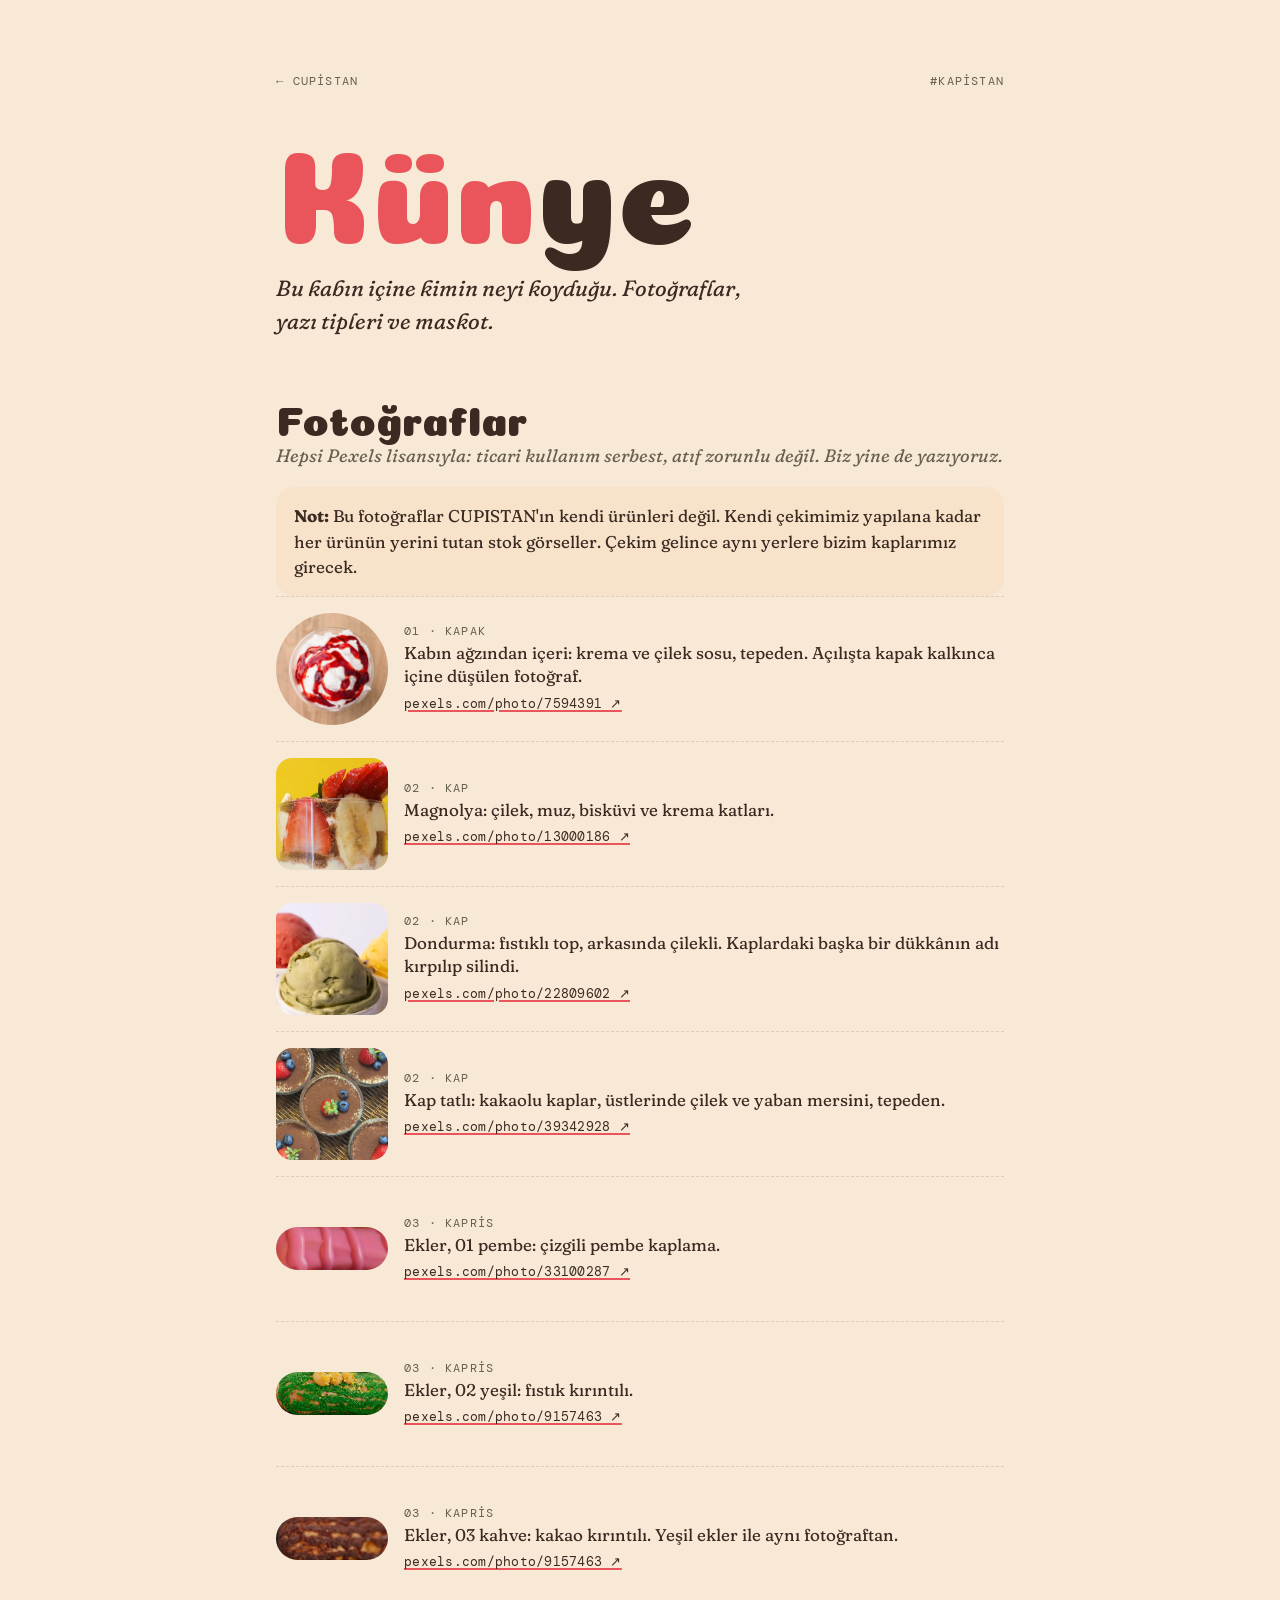
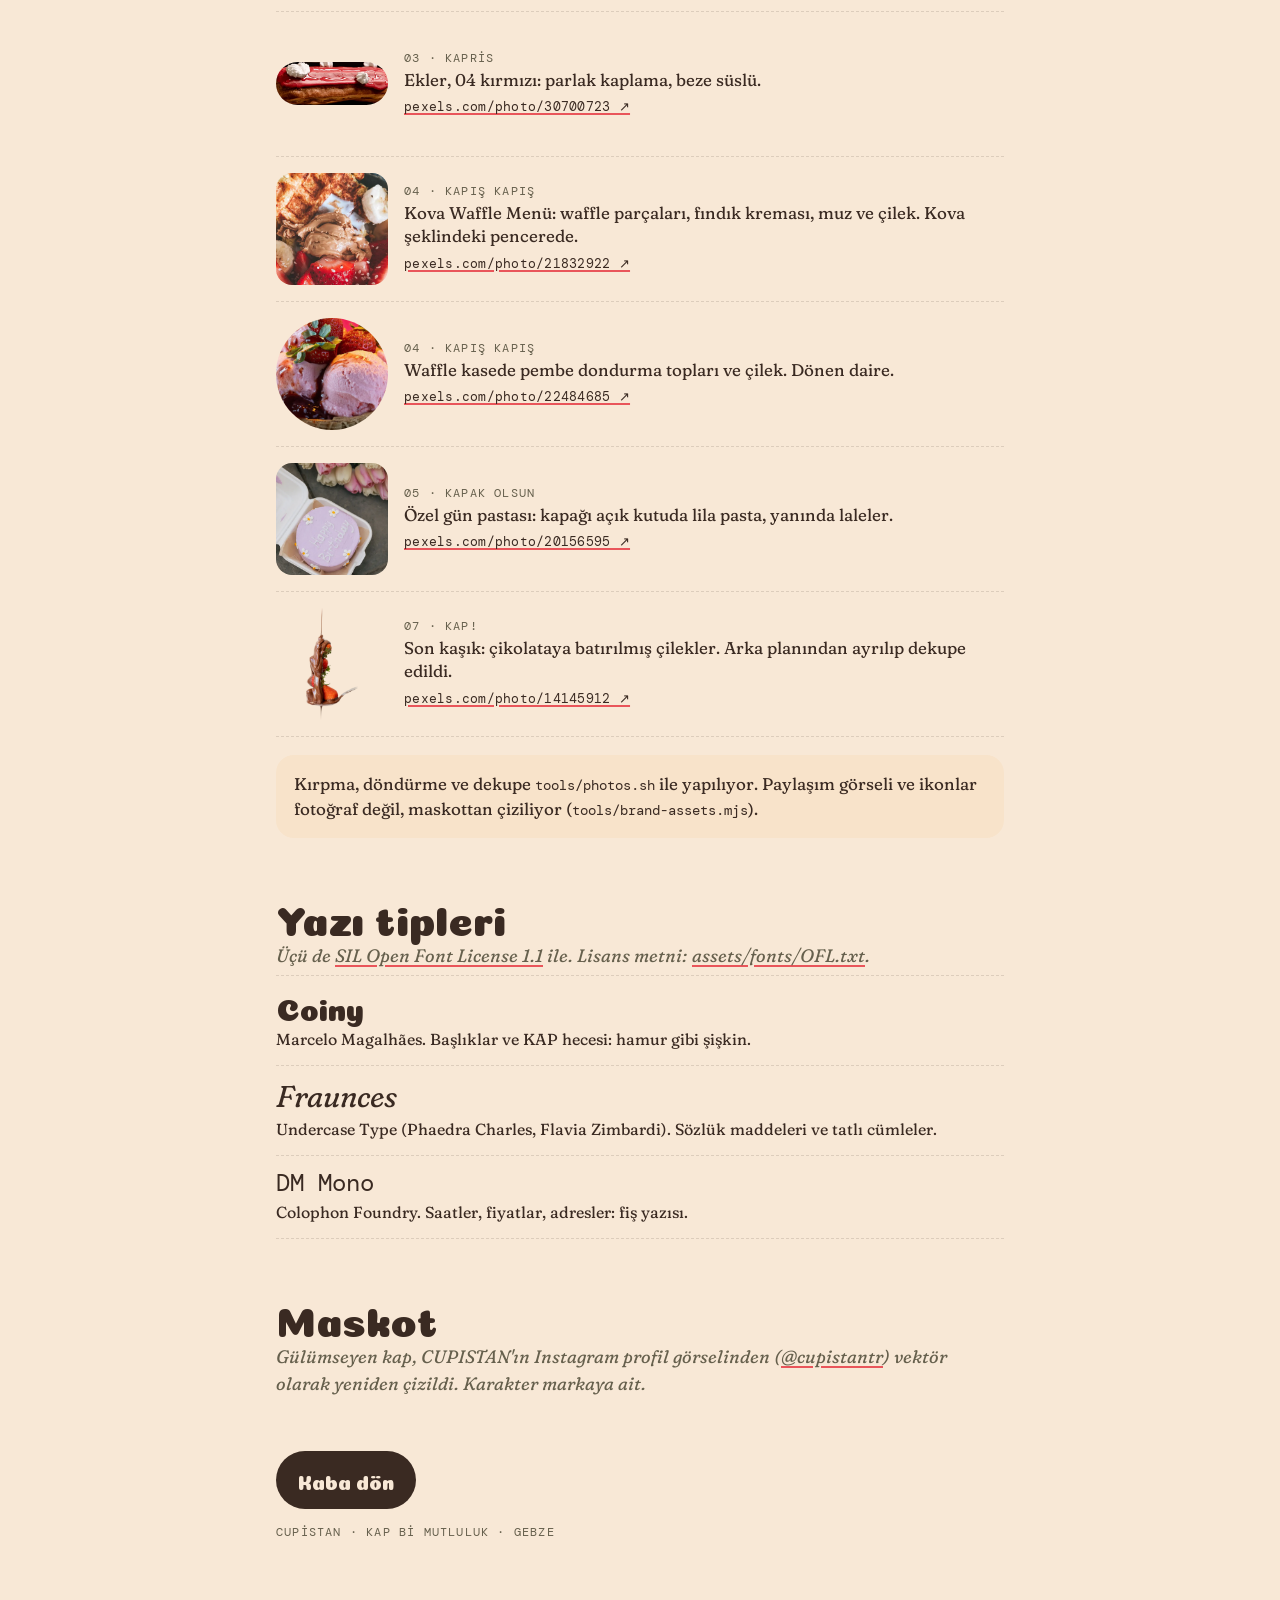
<file: credits.html>
<!doctype html>
<html lang="tr">
<head>
<meta charset="utf-8">
<meta name="viewport" content="width=device-width, initial-scale=1">
<title>Künye · CUPISTAN</title>
<meta name="description" content="CUPISTAN sitesindeki fotoğrafların, yazı tiplerinin ve maskotun kaynakları.">
<link rel="icon" href="favicon.svg" type="image/svg+xml">
<link rel="icon" href="favicon-32.png" sizes="32x32" type="image/png">
<link rel="apple-touch-icon" href="apple-touch-icon.png">
<link rel="stylesheet" href="assets/css/fonts.css">
<style>
  :root { --krema:#F8E8D6; --kap:#F8E3CA; --bitter:#3A2A22; --zeytin:#66604D; --cilek:#E9555A; --adacayi:#929876; --line:rgba(58,42,34,.14); }
  html { background: var(--krema); color: var(--bitter); -webkit-text-size-adjust: 100%; }
  body { margin: 0; font-family: 'Fraunces', Georgia, serif; font-size: 18px; line-height: 1.5; }
  main { max-width: 760px; margin: 0 auto; padding: clamp(28px, 7vw, 72px) 16px 72px; box-sizing: border-box; }
  a { color: inherit; text-decoration-color: var(--cilek); text-underline-offset: .18em; text-decoration-thickness: 2px; }
  a:hover { color: var(--cilek); }
  .mono, small, .label { font-family: 'DM Mono', monospace; letter-spacing: .1em; text-transform: uppercase; font-size: 12px; color: var(--zeytin); font-style: normal; }

  .top { display: flex; justify-content: space-between; align-items: center; gap: 12px; }
  .top a { text-decoration: none; }
  h1 { margin: 22px 0 0; font-family: 'Coiny', sans-serif; font-weight: 400; font-size: clamp(64px, 18vw, 132px); line-height: 1; }
  h1 .k { color: var(--cilek); }
  .lead { margin: clamp(14px, 3vw, 28px) 0 0; max-width: 34ch; font-style: italic; font-size: clamp(19px, 2.6vw, 22px); }
  h2 { margin: 56px 0 6px; font-family: 'Coiny', sans-serif; font-weight: 400; font-size: clamp(30px, 6vw, 42px); line-height: 1; }
  h2 + p { margin: 0 0 6px; font-style: italic; color: var(--zeytin); }

  ol, ul { list-style: none; margin: 0; padding: 0; }
  .ph { display: grid; grid-template-columns: 112px minmax(0, 1fr); gap: 16px; align-items: center; padding: 16px 0; border-bottom: 1.5px dashed var(--line); }
  .ph:first-child { border-top: 1.5px dashed var(--line); }
  .ph__img { display: flex; align-items: center; justify-content: center; width: 112px; height: 112px; }
  .ph__img img { display: block; width: 100%; height: 100%; object-fit: cover; border-radius: 16px; background: var(--kap); }
  .ph__img--pill img { height: auto; aspect-ratio: 2.6; border-radius: 999px; }
  .ph__img--disc img { border-radius: 50%; }
  .ph__img--free img { object-fit: contain; border-radius: 0; background: none; }
  .ph p { margin: 0; }
  .ph .what { margin-top: 2px; font-size: 17px; line-height: 1.35; }
  .ph .src { margin-top: 6px; display: inline-block; font-family: 'DM Mono', monospace; font-size: 13px; letter-spacing: .02em; }

  .faces li { padding: 14px 0; border-bottom: 1.5px dashed var(--line); }
  .faces li:first-child { border-top: 1.5px dashed var(--line); }
  .faces b { display: block; font-weight: 400; line-height: 1.1; }
  .faces .coiny { font-family: 'Coiny', sans-serif; font-size: 30px; }
  .faces .fraunces { font-family: 'Fraunces', Georgia, serif; font-style: italic; font-size: 30px; }
  .faces .dmmono { font-family: 'DM Mono', monospace; font-size: 24px; }
  .faces span { display: block; margin-top: 4px; font-size: 16px; }

  code { font-family: 'DM Mono', monospace; font-size: .82em; letter-spacing: 0; }
  .note { margin: 18px 0 0; padding: 16px 18px; border-radius: 18px; background: var(--kap); font-size: 17px; }
  .back { display: inline-block; margin-top: 48px; padding: 14px 22px; border-radius: 99px; background: var(--bitter); color: var(--krema); font-family: 'Coiny', sans-serif; font-size: 20px; text-decoration: none; }
  .back:hover { color: var(--krema); background: var(--cilek); }
  footer small { display: block; margin-top: 14px; }
  @media (max-width: 420px) {
    .ph { grid-template-columns: 88px minmax(0, 1fr); gap: 14px; }
    .ph__img { width: 88px; height: 88px; }
  }
</style>
</head>
<body>
<main>
  <div class="top">
    <a class="mono" href="/">← Cupistan</a>
    <span class="mono">#Kapistan</span>
  </div>

  <h1><span class="k">Kün</span>ye</h1>
  <p class="lead">Bu kabın içine kimin neyi koyduğu. Fotoğraflar, yazı tipleri ve maskot.</p>

  <h2>Fotoğraflar</h2>
  <p>Hepsi Pexels lisansıyla: ticari kullanım serbest, atıf zorunlu değil. Biz yine de yazıyoruz.</p>
  <p class="note"><b>Not:</b> Bu fotoğraflar CUPISTAN'ın kendi ürünleri değil. Kendi çekimimiz yapılana kadar her ürünün yerini tutan stok görseller. Çekim gelince aynı yerlere bizim kaplarımız girecek.</p>

  <ol class="photos">
    <li class="ph">
      <div class="ph__img ph__img--disc"><img src="assets/photo/kap-ici-900.webp" width="112" height="112" alt="" loading="lazy" decoding="async"></div>
      <div><p class="label">01 · Kapak</p><p class="what">Kabın ağzından içeri: krema ve çilek sosu, tepeden. Açılışta kapak kalkınca içine düşülen fotoğraf.</p><a class="src" href="https://www.pexels.com/photo/7594391/" rel="noopener">pexels.com/photo/7594391 ↗</a></div>
    </li>
    <li class="ph">
      <div class="ph__img"><img src="assets/photo/magnolya-700.webp" width="112" height="112" alt="" loading="lazy" decoding="async"></div>
      <div><p class="label">02 · Kap</p><p class="what">Magnolya: çilek, muz, bisküvi ve krema katları.</p><a class="src" href="https://www.pexels.com/photo/13000186/" rel="noopener">pexels.com/photo/13000186 ↗</a></div>
    </li>
    <li class="ph">
      <div class="ph__img"><img src="assets/photo/dondurma-600.webp" width="112" height="112" alt="" loading="lazy" decoding="async"></div>
      <div><p class="label">02 · Kap</p><p class="what">Dondurma: fıstıklı top, arkasında çilekli. Kaplardaki başka bir dükkânın adı kırpılıp silindi.</p><a class="src" href="https://www.pexels.com/photo/22809602/" rel="noopener">pexels.com/photo/22809602 ↗</a></div>
    </li>
    <li class="ph">
      <div class="ph__img"><img src="assets/photo/kap-tatli-700.webp" width="112" height="112" alt="" loading="lazy" decoding="async"></div>
      <div><p class="label">02 · Kap</p><p class="what">Kap tatlı: kakaolu kaplar, üstlerinde çilek ve yaban mersini, tepeden.</p><a class="src" href="https://www.pexels.com/photo/39342928/" rel="noopener">pexels.com/photo/39342928 ↗</a></div>
    </li>
    <li class="ph">
      <div class="ph__img ph__img--pill"><img src="assets/photo/ekler-pembe-800.webp" width="112" height="43" alt="" loading="lazy" decoding="async"></div>
      <div><p class="label">03 · Kapris</p><p class="what">Ekler, 01 pembe: çizgili pembe kaplama.</p><a class="src" href="https://www.pexels.com/photo/33100287/" rel="noopener">pexels.com/photo/33100287 ↗</a></div>
    </li>
    <li class="ph">
      <div class="ph__img ph__img--pill"><img src="assets/photo/ekler-yesil-800.webp" width="112" height="43" alt="" loading="lazy" decoding="async"></div>
      <div><p class="label">03 · Kapris</p><p class="what">Ekler, 02 yeşil: fıstık kırıntılı.</p><a class="src" href="https://www.pexels.com/photo/9157463/" rel="noopener">pexels.com/photo/9157463 ↗</a></div>
    </li>
    <li class="ph">
      <div class="ph__img ph__img--pill"><img src="assets/photo/ekler-kahve-800.webp" width="112" height="43" alt="" loading="lazy" decoding="async"></div>
      <div><p class="label">03 · Kapris</p><p class="what">Ekler, 03 kahve: kakao kırıntılı. Yeşil ekler ile aynı fotoğraftan.</p><a class="src" href="https://www.pexels.com/photo/9157463/" rel="noopener">pexels.com/photo/9157463 ↗</a></div>
    </li>
    <li class="ph">
      <div class="ph__img ph__img--pill"><img src="assets/photo/ekler-kirmizi-800.webp" width="112" height="43" alt="" loading="lazy" decoding="async"></div>
      <div><p class="label">03 · Kapris</p><p class="what">Ekler, 04 kırmızı: parlak kaplama, beze süslü.</p><a class="src" href="https://www.pexels.com/photo/30700723/" rel="noopener">pexels.com/photo/30700723 ↗</a></div>
    </li>
    <li class="ph">
      <div class="ph__img"><img src="assets/photo/kova-700.webp" width="112" height="112" alt="" loading="lazy" decoding="async"></div>
      <div><p class="label">04 · Kapış kapış</p><p class="what">Kova Waffle Menü: waffle parçaları, fındık kreması, muz ve çilek. Kova şeklindeki pencerede.</p><a class="src" href="https://www.pexels.com/photo/21832922/" rel="noopener">pexels.com/photo/21832922 ↗</a></div>
    </li>
    <li class="ph">
      <div class="ph__img ph__img--disc"><img src="assets/photo/kova-dondurma-600.webp" width="112" height="112" alt="" loading="lazy" decoding="async"></div>
      <div><p class="label">04 · Kapış kapış</p><p class="what">Waffle kasede pembe dondurma topları ve çilek. Dönen daire.</p><a class="src" href="https://www.pexels.com/photo/22484685/" rel="noopener">pexels.com/photo/22484685 ↗</a></div>
    </li>
    <li class="ph">
      <div class="ph__img"><img src="assets/photo/pasta-kutu-700.webp" width="112" height="112" alt="" loading="lazy" decoding="async"></div>
      <div><p class="label">05 · Kapak olsun</p><p class="what">Özel gün pastası: kapağı açık kutuda lila pasta, yanında laleler.</p><a class="src" href="https://www.pexels.com/photo/20156595/" rel="noopener">pexels.com/photo/20156595 ↗</a></div>
    </li>
    <li class="ph">
      <div class="ph__img ph__img--free"><img src="assets/photo/son-kasik-600.webp" width="112" height="112" alt="" loading="lazy" decoding="async"></div>
      <div><p class="label">07 · Kap!</p><p class="what">Son kaşık: çikolataya batırılmış çilekler. Arka planından ayrılıp dekupe edildi.</p><a class="src" href="https://www.pexels.com/photo/14145912/" rel="noopener">pexels.com/photo/14145912 ↗</a></div>
    </li>
  </ol>
  <p class="note">Kırpma, döndürme ve dekupe <code>tools/photos.sh</code> ile yapılıyor. Paylaşım görseli ve ikonlar fotoğraf değil, maskottan çiziliyor (<code>tools/brand-assets.mjs</code>).</p>

  <h2>Yazı tipleri</h2>
  <p>Üçü de <a href="https://openfontlicense.org" rel="noopener">SIL Open Font License 1.1</a> ile. Lisans metni: <a href="assets/fonts/OFL.txt">assets/fonts/OFL.txt</a>.</p>
  <ul class="faces">
    <li><b class="coiny">Coiny</b><span>Marcelo Magalhães. Başlıklar ve KAP hecesi: hamur gibi şişkin.</span></li>
    <li><b class="fraunces">Fraunces</b><span>Undercase Type (Phaedra Charles, Flavia Zimbardi). Sözlük maddeleri ve tatlı cümleler.</span></li>
    <li><b class="dmmono">DM Mono</b><span>Colophon Foundry. Saatler, fiyatlar, adresler: fiş yazısı.</span></li>
  </ul>

  <h2>Maskot</h2>
  <p>Gülümseyen kap, CUPISTAN'ın Instagram profil görselinden (<a href="https://www.instagram.com/cupistantr/" rel="noopener">@cupistantr</a>) vektör olarak yeniden çizildi. Karakter markaya ait.</p>

  <footer>
    <a class="back" href="/">Kaba dön</a>
    <small>Cupistan · Kap bi mutluluk · Gebze</small>
  </footer>
</main>
</body>
</html>
</file>
<file: assets/css/fonts.css>
/* Self-hosted Google Fonts (SIL Open Font License 1.1, see assets/fonts/OFL.txt).
   One Turkish + English subset per face, built by tools/fonts.sh.
   Fraunces is variable: opsz 9-144, wght 300-700, WONK 0-1; SOFT is fixed at 100. */
@font-face {
  font-family: 'Coiny';
  font-style: normal;
  font-weight: 400;
  font-display: swap;
  src: url(../fonts/coiny-tr.woff2) format('woff2');
}
@font-face {
  font-family: 'DM Mono';
  font-style: normal;
  font-weight: 400;
  font-display: swap;
  src: url(../fonts/dm-mono-tr.woff2) format('woff2');
}
@font-face {
  font-family: 'Fraunces';
  font-style: normal;
  font-weight: 300 700;
  font-display: swap;
  src: url(../fonts/fraunces-tr.woff2) format('woff2');
}
@font-face {
  font-family: 'Fraunces';
  font-style: italic;
  font-weight: 300 700;
  font-display: swap;
  src: url(../fonts/fraunces-italic-tr.woff2) format('woff2');
}
</file>
<file: assets/css/kap.css>
/* ═════════════════════════════════════════════════════════════════
   CUPISTAN · KAP'TAN KAPI'YA  (v2)
   One syllable, seven meanings. Mobile is the primary composition;
   desktop re-composes each scene. Overlap rule: a photo may cover a
   display word, never body text.
   ═════════════════════════════════════════════════════════════════ */

:root {
  /* measured from the Instagram profile */
  --krema: #F8E8D6;          /* base: post backgrounds */
  --kap: #F8E3CA;            /* surface: the mascot's body */
  --kopuk: #FFF9F0;          /* whipped cream / paper */
  --seftali: #F0C6A8;        /* surface 2 */
  --bitter: #3A2A22;         /* text */
  --zeytin: #66604D;         /* line: the mascot's outline */
  --adacayi: #929876;        /* accent: avatar background */
  --adacayi-koyu: #5A6145;   /* sage as text (4.9:1 on krema) */
  --cilek: #E9555A;          /* the heart: fills only */
  --cilek-ink: #BF3239;      /* red as small text (4.7:1 on krema) */
  --cilek-display: #D9434A;  /* red as huge display (3.4:1) */
  --bant: #F07E7B;           /* the mascot's band */
  --yanak: #F8A3A1;
  --tahta: #2F4338;          /* night / Kova Waffle chalkboard */
  --limon: #F2C95C;
  --pembe: #F4B4C0;

  --f-display: 'Coiny', 'Arial Rounded MT Bold', 'Trebuchet MS', sans-serif;
  --f-serif: 'Fraunces', Georgia, 'Times New Roman', serif;
  --f-mono: 'DM Mono', ui-monospace, 'SFMono-Regular', Menlo, monospace;

  /* the interaction language: a spoon of cream is pressed, then springs back */
  --pop: cubic-bezier(.34, 1.72, .5, 1);
  --pour: cubic-bezier(.7, 0, .2, 1);
  --soft: cubic-bezier(.25, .8, .25, 1);

  --gutter: clamp(16px, 4.6vw, 64px);
  --safe-top: max(10px, env(safe-area-inset-top));
}

*, *::before, *::after { box-sizing: border-box; }

html {
  background: var(--krema);
  color: var(--bitter);
  -webkit-text-size-adjust: 100%;
  text-size-adjust: 100%;
}

body {
  margin: 0;
  font-family: var(--f-serif);
  font-size: clamp(17px, 0.45vw + 15px, 21px);
  line-height: 1.45;
  font-variation-settings: 'SOFT' 100, 'WONK' 0;
  overflow-x: clip;
  -webkit-font-smoothing: antialiased;
  -webkit-tap-highlight-color: transparent;
}

/* paper grain: the world is printed, not rendered */
body::after {
  content: '';
  position: fixed;
  inset: 0;
  z-index: 90;
  pointer-events: none;
  opacity: .06;
  mix-blend-mode: multiply;
  background-image: url("data:image/svg+xml,%3Csvg xmlns='http://www.w3.org/2000/svg' width='160' height='160'%3E%3Cfilter id='n'%3E%3CfeTurbulence type='fractalNoise' baseFrequency='.9' numOctaves='2' stitchTiles='stitch'/%3E%3CfeColorMatrix values='0 0 0 0 .23 0 0 0 0 .16 0 0 0 0 .13 0 0 0 1.2 0'/%3E%3C/filter%3E%3Crect width='160' height='160' filter='url(%23n)'/%3E%3C/svg%3E");
}

img { display: block; max-width: 100%; }
a { color: inherit; }
button { font: inherit; color: inherit; background: none; border: 0; padding: 0; cursor: pointer; }
h1, h2, h3 { font-weight: inherit; }
.sr { position: absolute !important; width: 1px; height: 1px; overflow: hidden; clip: rect(0 0 0 0); clip-path: inset(50%); white-space: nowrap; }
.mono {
  font-family: var(--f-mono);
  font-size: 12px;
  font-weight: 400;
  letter-spacing: .08em;
  text-transform: uppercase;
  line-height: 1.5;
}
.nw { white-space: nowrap; }

/* focus: two tones so it shows on every surface */
:focus-visible { outline: 3px solid var(--bitter); outline-offset: 3px; box-shadow: 0 0 0 6px var(--kopuk); border-radius: 6px; }
body[data-chapter="kapis"] :focus-visible, .ink-light :focus-visible { outline-color: var(--kopuk); box-shadow: 0 0 0 6px var(--bitter); }

.skip {
  position: fixed; left: 12px; top: -60px; z-index: 200;
  background: var(--bitter); color: var(--krema); padding: 12px 16px; border-radius: 99px;
  font-family: var(--f-mono); font-size: 13px; text-decoration: none;
}
.skip:focus { top: 12px; }

/* the I with a heart for a dot: Turkish İ, Cupistan's way */
.i-heart { position: relative; display: inline-block; line-height: 1; }
.i-heart::before {
  content: '';
  position: absolute;
  left: 50%;
  top: .24em; /* Coiny's I starts .31em down a line-height:1 box: this leaves the gap İ leaves above its dot */
  width: .4em;
  height: .36em;
  transform: translate(-50%, -100%) rotate(-8deg);
  background: var(--cilek);
  -webkit-mask: url("data:image/svg+xml,%3Csvg xmlns='http://www.w3.org/2000/svg' viewBox='0 0 48 44'%3E%3Cpath d='M24,41 C24,41 3,28 3,14 C3,5 11,0 17,3 C20.5,4.5 23,7.5 24,10 C25,7.5 27.5,4.5 31,3 C37,0 45,5 45,14 C45,28 24,41 24,41 Z'/%3E%3C/svg%3E") center / contain no-repeat;
          mask: url("data:image/svg+xml,%3Csvg xmlns='http://www.w3.org/2000/svg' viewBox='0 0 48 44'%3E%3Cpath d='M24,41 C24,41 3,28 3,14 C3,5 11,0 17,3 C20.5,4.5 23,7.5 24,10 C25,7.5 27.5,4.5 31,3 C37,0 45,5 45,14 C45,28 24,41 24,41 Z'/%3E%3C/svg%3E") center / contain no-repeat;
}

/* ═══ THE SPINE ═══════════════════════════════════════════════════
   KAP sits on a small cream lid with a scalloped edge, coloured like
   the layer under it. No full-width bar, no fog over photos. */
.spine {
  position: fixed;
  inset: 0 0 auto 0;
  z-index: 60;
  display: flex;
  justify-content: space-between;
  align-items: flex-start;
  padding: 0 var(--gutter);
  pointer-events: none;
  color: var(--ink, var(--bitter));
}
.spine > * { pointer-events: auto; }
.spine__word, .spine__status {
  position: relative;
  background: var(--halo, var(--krema));
  transition: background-color .6s var(--soft), color .5s var(--soft), opacity .25s;
}
.spine__word::after, .spine__status::after {
  content: '';
  position: absolute;
  left: 0; right: 0; top: 100%;
  height: 7px;
  background: radial-gradient(circle at 50% 0, var(--halo, var(--krema)) 5px, transparent 5.6px) 0 0 / 12px 7px repeat-x;
  transition: background .6s var(--soft);
}
.spine__word {
  display: grid;
  grid-template-columns: max-content 1fr;
  justify-items: start;
  align-items: start;
  text-align: left;
  font-family: var(--f-display);
  font-size: clamp(26px, 2.2vw, 38px);
  line-height: 1;
  padding: calc(var(--safe-top) + .42em) .42em .12em;
  margin-left: -.42em;
  border-radius: 0 0 .3em .3em;
  min-height: 44px;
  opacity: var(--spine-o, 1);
  transition: transform .5s var(--pop), background-color .6s var(--soft), color .5s var(--soft), opacity .25s;
}
.spine__word:active { transform: scale(.95, .9); transition-duration: .08s; }
.spine__root { position: relative; }
.spine__suffix {
  position: relative;
  display: inline-grid;
  overflow: hidden;
  color: var(--accent, var(--cilek-ink));
  padding: .32em .06em .32em 0;   /* room for İ dots and Ş cedillas inside the slide mask */
  margin: -.32em 0 -.32em 0;
  transition: color .5s var(--soft);
}
.spine__suffix > span {
  grid-area: 1 / 1;
  white-space: nowrap;
  transition: transform .62s var(--pop), opacity .3s;
}
.spine__suffix > span.out { transform: translateY(-135%); opacity: 0; }
.spine__suffix > span.in { transform: translateY(135%); }
.spine__hint {
  grid-column: 1 / -1;
  margin-top: 5px;
  font-family: var(--f-mono);
  font-size: 9.5px;
  letter-spacing: .12em;
  text-transform: uppercase;
  opacity: .72;
}
.spine__hint::after { content: ' ▾'; }

.spine__status {
  display: grid;
  grid-template-columns: auto 1fr;
  align-items: center;
  column-gap: 7px;
  padding: calc(var(--safe-top) + 12px) 10px 8px 12px;
  margin-right: -10px;
  border-radius: 0 0 10px 10px;
  min-height: 44px;
  text-decoration: none;
  font-family: var(--f-mono);
  font-size: 12px;
  letter-spacing: .09em;
  text-transform: uppercase;
  line-height: 1.3;
}
.spine__status small { grid-column: 2; font-size: 11px; letter-spacing: .05em; }
.dot { position: relative; width: 9px; height: 9px; border-radius: 50%; background: var(--zeytin); }
.is-open .dot, .dot.is-open { background: var(--adacayi-koyu); }
.is-open .dot::after, .dot.is-open::after {
  content: ''; position: absolute; inset: 0; border-radius: 50%;
  background: var(--adacayi);
  animation: breathe 2.4s ease-out infinite;
}
@keyframes breathe { 0% { transform: scale(1); opacity: .8; } 80%, 100% { transform: scale(2.6); opacity: 0; } }

/* chapter inks and halos for the spine */
body[data-chapter="kapak"] .spine { --halo: transparent; }
body[data-chapter="kapris"] .spine { --halo: var(--kbg-now, #F2A8B8); }
body[data-chapter="kapis"] .spine { --halo: var(--tahta); --ink: var(--krema); --accent: var(--limon); }
body[data-chapter="olsun"] .spine { --halo: var(--seftali); }
body.ink-light[data-chapter="kapris"] .spine { --ink: var(--kopuk); --accent: var(--kopuk); }
body.is-night[data-chapter="kapak"] .spine { --ink: var(--krema); --accent: var(--limon); }

/* the heart that travels */
.heart {
  position: fixed;
  left: 0; top: 0;
  z-index: 61;
  width: 22px;
  height: auto;
  fill: var(--cilek);
  stroke: var(--zeytin);
  stroke-width: 3.5;
  stroke-linejoin: round;
  pointer-events: none;
  will-change: transform;
  visibility: hidden;
}
.heart.is-on { visibility: visible; }

/* ═══ CUP BUTTON (İçindekiler) ════════════════════════════════════ */
.cupbtn {
  position: fixed;
  right: max(14px, env(safe-area-inset-right));
  bottom: max(14px, env(safe-area-inset-bottom));
  z-index: 80;
  display: flex;
  align-items: flex-end;
  gap: 8px;
  min-width: 64px;
  min-height: 64px;
  visibility: hidden;
  transform: scale(0) rotate(-30deg);
  transform-origin: 80% 90%;
  transition: transform .6s var(--pop), visibility 0s .6s;
}
.cupbtn.is-in { visibility: visible; transform: none; transition: transform .6s var(--pop), visibility 0s; }
.cupbtn.is-in.is-away { transform: translateY(150%); }
.cupbtn__cup { display: block; width: 64px; filter: drop-shadow(0 6px 10px rgba(58,42,34,.24)); transition: transform .5s var(--pop); }
.cupbtn__cup svg { width: 100%; height: auto; display: block; overflow: visible; }
.cupbtn:active .cupbtn__cup { transform: scale(1.06, .86); transition-duration: .08s; }
.cupbtn__label {
  font-family: var(--f-mono); font-size: 11px; letter-spacing: .1em; text-transform: uppercase;
  background: var(--bitter); color: var(--krema);
  padding: 7px 11px; border-radius: 99px;
  margin-bottom: 14px;
  white-space: nowrap;
  opacity: 0; transform: translateX(8px);
  transition: opacity .3s, transform .4s var(--pop);
}
.cupbtn__close { display: none; }
.cupbtn:hover .cupbtn__label, .cupbtn:focus-visible .cupbtn__label, .cupbtn.hint .cupbtn__label { opacity: 1; transform: none; }
.cupbtn[aria-expanded="true"] .cupbtn__label { opacity: 1; transform: none; background: var(--cilek-ink); }
.cupbtn[aria-expanded="true"] .cupbtn__open { display: none; }
.cupbtn[aria-expanded="true"] .cupbtn__close { display: inline; }
.cupbtn[aria-expanded="true"] .m-lid { transform: translate(-22px, -46px) rotate(-28deg); }

/* ═══ MASCOT (shared) ═════════════════════════════════════════════ */
.mascot { display: block; width: 100%; height: auto; overflow: visible; }
.mascot .m-lid, .mascot .m-pupils, .mascot .m-eyes, .mascot .m-heart, .mascot .m-zz { transform-box: fill-box; }
.mascot .m-lid { transform-origin: 30% 100%; transition: transform .7s var(--pop); }
.mascot .m-eyes { transform-origin: center; animation: blink 5.2s infinite; }
.mascot .m-pupils { transform: translate(calc(var(--ex, 0) * 4px), calc(var(--ey, 0) * 3px)); transition: transform .25s var(--soft); }
.mascot .m-sleep, .mascot .m-zz, .mascot .m-mouth-o { display: none; }
.is-surprised .m-mouth { display: none; }
.is-surprised .m-mouth-o { display: inline; }
.is-asleep .m-eyes, .is-asleep .m-mouth-o { display: none; }
.is-asleep .m-sleep { display: inline; }
.is-asleep .m-zz { display: inline; animation: zz 2.6s ease-in-out infinite; }
.is-asleep .m-mouth { transform: translateY(2px) scaleX(.7); transform-box: fill-box; transform-origin: center; }
@keyframes blink { 0%, 93%, 100% { transform: scaleY(1); } 95.5% { transform: scaleY(.08); } }
@keyframes zz { 0%,100% { opacity: .35; } 50% { opacity: 1; } }

/* off-screen loops sleep too */
.is-off, .is-off * , .is-off *::before, .is-off *::after { animation-play-state: paused !important; }

/* ═══ SHARED PIECES ═══════════════════════════════════════════════ */
/* bleeding compositions must never widen the mobile layout viewport:
   clip x per chapter, keep y visible so things can break upward */
.ch, .band { position: relative; overflow-x: clip; }
@supports not (overflow: clip) { .ch, .band { overflow-x: hidden; } }
.edge {
  position: absolute;
  left: 0; right: 0;
  bottom: calc(100% - 1px);
  width: 100%;
  height: clamp(40px, 7vw, 110px);
  display: block;
  pointer-events: none;
  z-index: 2;
}

/* receipt rows: actions read like lines on a cup sleeve / a fiş */
.sleeve__row {
  position: relative;
  display: grid;
  grid-template-columns: 1fr auto;
  grid-template-areas: 'small arrow' 'big arrow';
  align-items: center;
  column-gap: 16px;
  row-gap: 4px;
  min-height: 64px;
  padding: 14px 4px;
  border-bottom: 2.5px solid currentColor;
  text-decoration: none;
  transition: transform .5s var(--pop);
  transform-origin: 30% 50%;
}
.sleeve__row small { grid-area: small; font-size: 11px; letter-spacing: .08em; }
.sleeve__row b { grid-area: big; font-family: var(--f-display); font-weight: 400; font-size: clamp(24px, 1.5vw + 16px, 38px); line-height: 1.05; }
.sleeve__row i { grid-area: arrow; font-style: normal; font-family: var(--f-mono); font-size: 22px; transition: transform .5s var(--pop); }
.sleeve__row:active { transform: scale(.97, .9); transition-duration: .08s; }
@media (hover: hover) { .sleeve__row:hover i { transform: translateX(6px) rotate(-8deg); } }
.sleeve__row--go {
  background: var(--bitter);
  color: var(--krema);
  border-bottom: 0;
  border-radius: 10px;
  padding: 18px 18px;
  margin-bottom: 8px;
}

.go {
  display: inline-flex;
  align-items: center;
  gap: 8px;
  min-height: 44px;
  font-family: var(--f-display);
  font-size: clamp(20px, 1vw + 14px, 28px);
  text-decoration: underline;
  text-decoration-thickness: 3px;
  text-underline-offset: .18em;
  transition: transform .5s var(--pop);
  transform-origin: 0 50%;
}
.go i { font-style: normal; text-decoration: none; transition: transform .5s var(--pop); }
.go:active { transform: scale(.96, .9); transition-duration: .08s; }
@media (hover: hover) { .go:hover i { transform: translate(3px, -3px); } }

/* ═══ 01 · KAPAK ══════════════════════════════════════════════════ */
.kapak { background: var(--krema); }
.kapak__stage {
  position: relative;
  height: 100vh;
  height: 100svh;
  min-height: 600px;
  overflow: hidden;
  --mw: min(112vw, 60svh);
}
.js .kapak { height: 250vh; height: 250svh; }
.js .kapak__stage { position: sticky; top: 0; height: 100vh; height: 100lvh; }
.kapak__sky { position: absolute; inset: 0; opacity: 0; transition: opacity .8s; }

.kapak__disc {
  position: absolute;
  left: calc(50% - var(--mw) * 0.75);
  bottom: calc(var(--mw) * 0.47 - var(--mw) * 0.75 - var(--mw) * 0.06);
  width: calc(var(--mw) * 1.5);
  aspect-ratio: 1;
  border-radius: 50%;
  background: var(--adacayi);
  box-shadow: inset 0 0 0 clamp(5px, .7vw, 9px) var(--bitter);
  will-change: transform;
}

.kapak__top {
  position: absolute;
  z-index: 3;
  left: var(--gutter);
  right: var(--gutter);
  top: calc(var(--safe-top) + 30px);
}
.wm {
  margin: 0;
  font-family: var(--f-display);
  font-size: min(16.4vw, 9.6svh);
  line-height: .9;
  letter-spacing: -.005em;
  color: var(--bitter);
  white-space: nowrap;
}
.wm__word { display: inline-flex; align-items: baseline; }
.wm__root { display: inline-block; transform-origin: 0 0; color: var(--cilek-display); will-change: transform; }
.wm__rest { display: inline-block; }
.flip { position: relative; display: inline-grid; perspective: 400px; }
.flip > span { grid-area: 1 / 1; transform-origin: 50% 60%; backface-visibility: hidden; transition: transform .7s var(--pop), opacity .25s; }
.flip__b { transform: rotateX(-95deg); opacity: 0; }
.flip.is-b .flip__a { transform: rotateX(95deg); opacity: 0; }
.flip.is-b .flip__b { transform: none; opacity: 1; }

.kapak__sl {
  margin: .5em 0 0;
  max-width: 21ch;
  font-style: italic;
  font-weight: 380;
  font-variation-settings: 'SOFT' 100, 'WONK' 1, 'opsz' 72;
  font-size: clamp(19px, 1.5vw + 12px, 30px);
  line-height: 1.12;
}
.kapak__sl .ln { display: block; }
.kapak__sl .c1 { color: var(--cilek-ink); font-weight: 560; }
.kapak__sl .c2 { color: var(--adacayi-koyu); }
.kapak__sl .hinge { color: var(--cilek); font-style: normal; white-space: nowrap; }
.kapak__status {
  display: inline-flex;
  align-items: center;
  gap: 8px;
  margin: 14px 0 0;
  padding: 7px 12px 7px 10px;
  border-radius: 99px;
  background: var(--kopuk);
  box-shadow: 0 0 0 2px var(--zeytin);
  font-family: var(--f-mono);
  font-size: 11.5px;
  letter-spacing: .07em;
  text-transform: uppercase;
  line-height: 1.3;
}
.kapak__status .dot { flex: none; }

.kapak__mascot {
  position: absolute;
  z-index: 2;
  left: 50%;
  bottom: calc(var(--mw) * -0.06);
  width: var(--mw);
  margin-left: calc(var(--mw) * -0.5);
  cursor: pointer;
  will-change: transform;
}
.kapak__mascot .mascot { filter: drop-shadow(0 18px 30px rgba(58, 42, 34, .16)); }
.kapak__mascot .m-lid { animation: peek 3.4s var(--soft) 1.2s infinite; }
.kapak.is-diving .kapak__mascot .m-lid { animation: none; transition: none; }
@keyframes peek {
  0%, 62%, 100% { transform: none; }
  70% { transform: translate(2px, -9px) rotate(-3deg); }
  80% { transform: translate(0, -3px) rotate(-1deg); }
  86% { transform: none; }
}
.kapak__mascot.is-squish .mascot { animation: squish .6s var(--pop); }
@keyframes squish { 0% { transform: none; } 25% { transform: scale(1.06, .9); } 100% { transform: none; } }

.kapak__inside {
  position: absolute;
  inset: 0;
  z-index: 4;
  pointer-events: none;
  opacity: 0;
  background: #C99566;
}
.kapak__inside img {
  position: absolute;
  left: 0; top: 0;
  width: 100px; height: 100px;
  max-width: none;
  object-fit: cover;
  transform-origin: 0 0;
}
.kapak__ring {
  position: absolute;
  inset: 0;
  width: 100%;
  height: 100%;
  z-index: 5;
  pointer-events: none;
  opacity: 0;
  overflow: visible;
}
.kapak__ring ellipse { fill: none; stroke: var(--zeytin); }

.kapak__cue {
  position: absolute;
  z-index: 3;
  right: var(--gutter);
  bottom: calc(var(--mw) * 0.76 + 100lvh - 100svh);
  margin: 0;
  max-width: 11ch;
  text-align: right;
  color: var(--bitter);
  transition: opacity .3s;
}
.cue-arrow { display: inline-block; animation: nudge 1.6s var(--soft) infinite; }
@keyframes nudge { 0%,100% { transform: translateY(0); } 50% { transform: translateY(6px); } }
.kapak.is-diving .kapak__cue { opacity: 0; }
.kapak.is-diving .cue-arrow { animation: none; }
.kapak__caption {
  position: absolute;
  z-index: 6;
  left: var(--gutter);
  bottom: calc(100lvh - 100svh + clamp(56px, 9vw, 130px));
  margin: 0;
  padding: 8px 12px;
  background: var(--kopuk);
  color: var(--bitter);
  border-radius: 99px;
  white-space: nowrap;
  opacity: 0;
  transform: translateY(10px);
  transition: opacity .4s, transform .5s var(--pop);
}
.kapak.is-inside .kapak__caption { opacity: 1; transform: none; }

/* night: when every door is closed the cup sleeps under sprinkle stars */
body.is-night .kapak, body.is-night .kapak__stage { background: #22322A; }
body.is-night .kapak__sky {
  opacity: 1;
  background:
    radial-gradient(circle at 12% 18%, var(--limon) 0 2px, transparent 2.5px),
    radial-gradient(circle at 78% 12%, var(--pembe) 0 2.5px, transparent 3px),
    radial-gradient(circle at 64% 30%, var(--krema) 0 1.5px, transparent 2px),
    radial-gradient(circle at 30% 34%, var(--pembe) 0 1.5px, transparent 2px),
    radial-gradient(circle at 90% 40%, var(--limon) 0 2px, transparent 2.5px),
    radial-gradient(circle at 46% 9%, var(--krema) 0 2px, transparent 2.5px);
}
body.is-night .kapak__disc { background: var(--tahta); box-shadow: inset 0 0 0 clamp(5px, .7vw, 9px) var(--krema); }
body.is-night .wm { color: var(--krema); }
body.is-night .wm__root { color: var(--limon); }
body.is-night .kapak__sl { color: var(--krema); }
body.is-night .kapak__sl .c1 { color: var(--limon); }
body.is-night .kapak__sl .c2 { color: var(--pembe); }
body.is-night .kapak__cue { color: var(--krema); }
body.is-night .m-zz { fill: var(--krema); }

/* ═══ 02 · KAP ════════════════════════════════════════════════════ */
.kap { background: var(--krema); padding: clamp(40px, 8vh, 120px) 0 clamp(60px, 10vh, 140px); z-index: 2; }
.edge--drip { fill: var(--krema); }

.entry { position: relative; z-index: 3; padding: 0 var(--gutter); }
.entry__word {
  margin: 0;
  font-family: var(--f-display);
  font-size: clamp(110px, 33vw, 340px);
  line-height: .82;
  white-space: nowrap;
}
.entry__meta { margin: 14px 0 0; color: var(--zeytin); }
.entry__defs {
  margin: 18px 0 0;
  padding: 0;
  list-style: none;
  counter-reset: d;
  max-width: 30ch;
  font-size: clamp(21px, 1.2vw + 15px, 32px);
  line-height: 1.2;
  font-style: italic;
  font-weight: 340;
  font-variation-settings: 'SOFT' 100, 'WONK' 1, 'opsz' 72;
}
.entry__defs li { counter-increment: d; position: relative; padding-left: 1.5em; margin-top: .45em; }
.entry__defs li::before {
  content: counter(d) '.';
  position: absolute; left: 0; top: .25em;
  font-family: var(--f-mono); font-style: normal; font-size: .5em; letter-spacing: .06em; color: var(--zeytin);
}
.entry__defs em { font-style: normal; font-weight: 600; font-variation-settings: 'SOFT' 100, 'WONK' 0; color: var(--cilek-ink); }

.vessels { position: relative; display: grid; grid-template-columns: minmax(0, 1fr); padding-top: clamp(50px, 9vh, 120px); }
.vessel { position: relative; margin: 0; }
.vessel__cup { position: relative; width: var(--w); aspect-ratio: 200 / 160; transform: rotate(var(--tilt, 0deg)); }
.vessel__mask {
  position: absolute; inset: 0;
  overflow: hidden;
  background: var(--kap);
  -webkit-mask: url("data:image/svg+xml,%3Csvg xmlns='http://www.w3.org/2000/svg' viewBox='0 0 200 160' preserveAspectRatio='none'%3E%3Cpath d='M8,8 L148,8 C146,62 144,110 136,130 C132,142 124,150 114,150 L42,150 C32,150 24,142 20,130 C12,110 10,62 8,8 Z'/%3E%3C/svg%3E") 0 0 / 100% 100% no-repeat;
          mask: url("data:image/svg+xml,%3Csvg xmlns='http://www.w3.org/2000/svg' viewBox='0 0 200 160' preserveAspectRatio='none'%3E%3Cpath d='M8,8 L148,8 C146,62 144,110 136,130 C132,142 124,150 114,150 L42,150 C32,150 24,142 20,130 C12,110 10,62 8,8 Z'/%3E%3C/svg%3E") 0 0 / 100% 100% no-repeat;
}
.vessel__mask img {
  width: 75%; height: 100%;
  object-fit: cover;
  transform: translateY(calc((1 - var(--fill, 1)) * 100%));
  will-change: transform;
}
.vessel__line { position: absolute; inset: 0; width: 100%; height: 100%; overflow: visible; }
.vessel__no {
  position: absolute;
  left: 87.5%;
  top: 34%;
  writing-mode: vertical-rl;
  color: var(--zeytin);
  font-size: 11px;
}
.vessel figcaption { position: relative; z-index: 2; display: grid; gap: 6px; padding: 14px var(--gutter) 0; }
.vessel__name {
  margin: 0;
  font-family: var(--f-serif);
  font-weight: 620;
  font-variation-settings: 'SOFT' 100, 'WONK' 0, 'opsz' 144;
  font-size: clamp(40px, 10.5vw, 76px);
  line-height: .95;
  letter-spacing: -.01em;
}
.vessel__say {
  max-width: 24ch;
  font-style: italic;
  font-variation-settings: 'SOFT' 100, 'WONK' 1;
  font-size: 1.04em;
  line-height: 1.3;
}
.vessel--1 { --w: 102vw; --tilt: -2deg; margin-left: -7vw; }
.vessel--1 figcaption { padding-left: calc(var(--gutter) + 6vw); }
.vessel--2 { --w: 58vw; --tilt: 6deg; margin: 9vh 0 0; }
.vessel--2 .vessel__cup { margin-left: auto; margin-right: 4vw; }
.vessel--2 figcaption { justify-items: end; text-align: right; padding-right: var(--gutter); }
.vessel--2 .vessel__name { color: var(--adacayi-koyu); }
.vessel--3 { --w: 124vw; --tilt: -4deg; margin: 9vh 0 0 5vw; }
.vessel--3 figcaption { padding-left: var(--gutter); }
.vessel--3 .vessel__no { left: .5%; } /* this cup runs off the right edge: number on the side that stays */
.vessel--3 .vessel__name { color: var(--cilek-ink); }

/* ═══ 03 · KAPRİS: the vitrine plate ══════════════════════════════ */
.kapris { --kbg: #F2A8B8; --kink: var(--bitter); background: var(--kbg-now, #F2A8B8); z-index: 3; }
.edge--glaze { fill: var(--kbg-now, #F2A8B8); transition: fill .6s var(--soft); }
.kapris__stage { position: relative; height: 100vh; height: 100svh; min-height: 640px; overflow: hidden; color: var(--kink); }
.js .kapris { height: 340vh; height: 340svh; }
.js .kapris__stage { position: sticky; top: 0; }
.glaze, .glaze i { position: absolute; inset: 0; }
.glaze i { background: var(--g); opacity: 0; transition: opacity .7s var(--soft); }
.glaze i:first-child, .glaze i.on { opacity: 1; }

.plate {
  position: absolute;
  left: 50%;
  top: 65%;
  width: 138vw;
  aspect-ratio: 1;
  transform: translate(-50%, -50%);
  border-radius: 50%;
  background:
    radial-gradient(circle, var(--kopuk) 0 61%, #EEDFCB 61.5% 64%, var(--kopuk) 64.5% 100%);
  box-shadow: 0 0 0 5px var(--zeytin), 0 40px 60px -30px rgba(58, 42, 34, .45);
}

.fis {
  position: absolute;
  z-index: 3;
  left: var(--gutter);
  top: calc(var(--safe-top) + 78px);
  width: min(64vw, 330px);
  padding: 13px 14px 22px;
  background: #FFFDF8;
  color: var(--bitter);
  transform: rotate(-2.5deg);
  box-shadow: 0 18px 30px -18px rgba(58, 42, 34, .5);
  -webkit-mask: conic-gradient(from -45deg at bottom, #0000, #000 1deg 89deg, #0000 90deg) 50% / 14px 100%;
          mask: conic-gradient(from -45deg at bottom, #0000, #000 1deg 89deg, #0000 90deg) 50% / 14px 100%;
}
.fis__word { margin: 0; font-family: var(--f-display); font-size: 34px; line-height: 1; padding-top: .18em; }
.fis__word .i-heart::before { width: .44em; height: .4em; }
.fis__meta { margin: 6px 0 0; font-size: 10.5px; color: var(--zeytin); }
.fis__def { margin: 6px 0 8px; font-style: italic; font-size: 14px; line-height: 1.28; font-variation-settings: 'SOFT' 100, 'WONK' 1; }
.fis__def em { font-style: normal; font-weight: 600; }
.fis__list { list-style: none; margin: 0; padding: 8px 0 0; border-top: 1.5px dashed var(--zeytin); font-size: 11px; }
.fis__list li, .fis__total {
  display: flex; justify-content: space-between; gap: 8px;
  padding: 2px 0;
}
.fis__list li span, .fis__total span { text-align: right; color: var(--zeytin); }
.fis__list li b, .fis__total b { font-weight: 400; white-space: nowrap; }
.js .fis__list li { clip-path: inset(0 100% 0 0); transition: clip-path .5s steps(14, end); }
.js .fis__list li.on { clip-path: inset(0 0 0 0); }
.fis__total { margin: 6px 0 0; padding-top: 8px; border-top: 1.5px dashed var(--zeytin); font-size: 11px; align-items: center; }
.fis__total a { color: var(--cilek-ink); text-decoration: underline; text-underline-offset: .2em; min-height: 32px; display: inline-flex; align-items: center; }
.fis__hint { margin: 10px 0 0; font-size: 10.5px; color: var(--cilek-ink); }
.fis__hint::before { content: '♥ '; }

.eclairs { position: absolute; inset: 0; z-index: 4; pointer-events: none; }
/* where each éclair lands on the plate (phone) */
.eclair[data-eclair="0"] { --x: 44%; --y: 56%; }
.eclair[data-eclair="1"] { --x: 61%; --y: 65.5%; }
.eclair[data-eclair="2"] { --x: 38%; --y: 75.5%; }
.eclair[data-eclair="3"] { --x: 60%; --y: 85.5%; }
@media (max-width: 899px) {
  .plate { top: 70%; }
  .fis { z-index: 5; } /* a landing éclair may tuck under the receipt, never cover its link */
}
/* short phones (SE, 360×640…): the receipt takes half the screen, so the pile lands lower,
   smaller, and leans right where the receipt is not */
@media (max-width: 899px) and (max-height: 799px) {
  .fis { width: min(70vw, 330px); padding: 10px 13px 16px; }
  .fis__word { font-size: 30px; }
  .fis__def { margin-bottom: 6px; font-size: 13.5px; }
  .fis__list { padding-top: 6px; }
  .fis__list li { padding: 1px 0; }
  .fis__total { margin-top: 4px; padding-top: 4px; }
  .fis__hint { margin-top: 4px; }
  .eclair { width: 62vw; }
  .eclair[data-eclair="0"] { --x: 60%; --y: 68.5%; }
  .eclair[data-eclair="1"] { --x: 44%; --y: 75.5%; }
  .eclair[data-eclair="2"] { --x: 60%; --y: 82.5%; }
  .eclair[data-eclair="3"] { --x: 44%; --y: 89.5%; }
}
.eclair {
  position: absolute;
  left: var(--x);
  top: var(--y);
  width: 78vw;
  border-radius: 999px;
  overflow: hidden;
  pointer-events: auto;
  transform:
    translate(-50%, -50%)
    translateY(var(--ty, 0px))
    rotate(var(--r))
    rotate(var(--spin, 0deg))
    scale(var(--sx, 1), var(--sy, 1));
  box-shadow: 0 22px 26px -16px rgba(58, 42, 34, .55);
  -webkit-mask-image: var(--bite-mask, none);
          mask-image: var(--bite-mask, none);
  -webkit-mask-composite: source-in;
          mask-composite: intersect;
  will-change: transform;
}
.eclair img { width: 100%; height: auto; aspect-ratio: 2.6; object-fit: cover; pointer-events: none; }
.eclair:active { filter: brightness(1.04); }
.crumb {
  position: fixed;
  z-index: 70;
  width: var(--s, 7px); height: var(--s, 7px);
  border-radius: 40% 60% 55% 45%;
  background: var(--c, #6b4a35);
  pointer-events: none;
  animation: crumb .9s cubic-bezier(.2,.7,.4,1) forwards;
}
@keyframes crumb {
  0% { transform: translate(0, 0) rotate(0); opacity: 1; }
  100% { transform: translate(var(--dx), var(--dy)) rotate(var(--r)); opacity: 0; }
}

/* ═══ 04 · KAPIŞ KAPIŞ ═══════════════════════════════════════════ */
.kapis {
  --chalk: url("data:image/svg+xml,%3Csvg xmlns='http://www.w3.org/2000/svg' width='220' height='220'%3E%3Cfilter id='c'%3E%3CfeTurbulence type='fractalNoise' baseFrequency='.55' numOctaves='3' stitchTiles='stitch'/%3E%3CfeColorMatrix values='0 0 0 0 1 0 0 0 0 1 0 0 0 0 1 0 0 0 -2.6 1.25'/%3E%3C/filter%3E%3Crect width='220' height='220' filter='url(%23c)' opacity='.09'/%3E%3C/svg%3E");
  background: var(--chalk), radial-gradient(120% 70% at 50% 0%, #3a5245 0%, var(--tahta) 60%);
  color: var(--krema);
  padding: 0 0 clamp(80px, 14vh, 160px);
  z-index: 4;
}
.kova {
  position: relative;
  z-index: 5;
  width: min(78vw, 540px);
  margin: 0 auto;
  translate: 0 clamp(-160px, -32vw, -96px);
  transform-origin: 50% 0;
  transform: rotate(var(--swing, 0deg));
}
.kova__handle { display: block; width: 100%; height: auto; margin-bottom: -2%; overflow: visible; }
.kova__body { position: relative; aspect-ratio: 400 / 460; }
.kova__photo {
  position: absolute; inset: 0;
  -webkit-mask: url("data:image/svg+xml,%3Csvg xmlns='http://www.w3.org/2000/svg' viewBox='0 0 400 460' preserveAspectRatio='none'%3E%3Cpath d='M0,0 L400,0 L352,440 Q350,460 330,460 L70,460 Q50,460 48,440 Z'/%3E%3C/svg%3E") 0 0 / 100% 100% no-repeat;
          mask: url("data:image/svg+xml,%3Csvg xmlns='http://www.w3.org/2000/svg' viewBox='0 0 400 460' preserveAspectRatio='none'%3E%3Cpath d='M0,0 L400,0 L352,440 Q350,460 330,460 L70,460 Q50,460 48,440 Z'/%3E%3C/svg%3E") 0 0 / 100% 100% no-repeat;
}
.kova__photo img { width: 100%; height: 100%; object-fit: cover; }
.kova__line { position: absolute; inset: 0; width: 100%; height: 100%; pointer-events: none; }
.kova__rim { position: absolute; left: -2%; top: 0; width: 104%; height: auto; aspect-ratio: 10 / 1; transform: translateY(-50%); }

/* the two words grab the bucket from both sides */
.kapis__w {
  display: block;
  font-family: var(--f-display);
  line-height: .8;
  white-space: nowrap;
  pointer-events: none;
  will-change: transform;
}
.kapis__w--1 {
  position: absolute;
  left: 50%;
  top: 58%;
  font-size: clamp(110px, 30vw, 300px);
  color: var(--limon);
  text-shadow:
    4px 0 0 var(--tahta), -4px 0 0 var(--tahta), 0 4px 0 var(--tahta), 0 -4px 0 var(--tahta),
    3px 3px 0 var(--tahta), -3px -3px 0 var(--tahta), 3px -3px 0 var(--tahta), -3px 3px 0 var(--tahta),
    0 10px 0 var(--tahta);
  transform: translate(-50%, -50%) translateX(var(--x, 0)) rotate(-4deg);
}
.kapis__w--2 {
  position: relative;
  z-index: 4;
  margin: -.32em 0 0;
  padding-left: var(--gutter);
  font-size: clamp(110px, 30vw, 300px);
  color: var(--pembe);
  transform: translateX(var(--x, 0)) rotate(3deg);
}

.kapis__copy { position: relative; z-index: 6; padding: 0 var(--gutter); margin-top: clamp(28px, 6vh, 70px); }
.kapis__meta { margin: 0; color: var(--limon); }
.kapis__name {
  margin: 12px 0 0;
  font-family: var(--f-serif);
  font-style: italic;
  font-weight: 340;
  font-variation-settings: 'SOFT' 100, 'WONK' 1, 'opsz' 144;
  font-size: clamp(42px, 11vw, 112px);
  line-height: .95;
}
.kapis__price {
  margin: 10px 0 0;
  font-family: var(--f-display);
  font-size: clamp(140px, 44vw, 300px);
  line-height: .86;
  color: var(--krema);
  letter-spacing: -.02em;
}
.kapis__price i { font-style: normal; font-size: .36em; color: var(--pembe); vertical-align: .9em; margin-left: .05em; }
.kapis__say { max-width: 30ch; margin: 16px 0 0; font-size: 1.05em; }
.kapis__close {
  position: relative;
  width: 58vw;
  margin: 40px 0 0 auto;
  margin-right: var(--gutter);
  aspect-ratio: 1;
  border-radius: 50%;
  overflow: hidden;
  border: 6px solid var(--krema);
  box-shadow: 0 0 0 6px var(--tahta), 0 0 0 9px var(--limon);
}
.kapis__close img { width: 100%; height: 100%; object-fit: cover; transform: scale(1.12) rotate(var(--spin, 0deg)); }
.kapis__close figcaption {
  position: absolute; left: 50%; bottom: 12%; transform: translateX(-50%);
  background: var(--tahta); color: var(--limon); padding: 5px 11px; border-radius: 99px; white-space: nowrap;
}

/* ═══ 05 · KAPAK OLSUN: the box lid shuts ═══════════════════════ */
.olsun { background: var(--seftali); padding: clamp(46px, 8vh, 110px) 0 clamp(110px, 18vh, 220px); z-index: 5; }
.edge--pipe { fill: var(--seftali); height: clamp(22px, 3vw, 44px); }
.olsun__intro { padding: 0 var(--gutter); }
.olsun__word { display: none; margin: 0; font-family: var(--f-display); font-size: clamp(64px, 19vw, 200px); line-height: .86; }
.olsun__word span { color: var(--cilek-display); }
.olsun__meta { margin: 0; color: var(--bitter); }
.olsun__say {
  margin: 12px 0 0;
  max-width: 19ch;
  font-style: italic;
  font-weight: 340;
  font-variation-settings: 'SOFT' 100, 'WONK' 1, 'opsz' 96;
  font-size: clamp(28px, 2.4vw + 16px, 54px);
  line-height: 1.06;
}
.box {
  position: relative;
  width: min(84vw, 520px);
  margin: clamp(80px, 14vh, 150px) auto 0;
  perspective: 1500px;
  perspective-origin: 50% 0%;
}
.box__in {
  position: relative;
  aspect-ratio: 4 / 5;
  border-radius: 6px;
  overflow: hidden;
  border: 10px solid var(--kopuk);
  box-shadow: 0 0 0 4px var(--zeytin), 0 40px 60px -34px rgba(58, 42, 34, .6);
}
.box__in img { width: 100%; height: 100%; object-fit: cover; }
.box__lid {
  position: absolute;
  inset: -4px;
  transform-origin: 50% 0;
  transform: rotateX(var(--lid, -104deg));
  transform-style: preserve-3d;
  pointer-events: none;
}
.box__face, .box__back {
  position: absolute;
  inset: 0;
  border-radius: 6px;
  backface-visibility: hidden;
  -webkit-backface-visibility: hidden;
}
.box__face {
  display: grid;
  place-content: center;
  text-align: center;
  background:
    radial-gradient(circle at 50% 50%, transparent 0 58%, rgba(102,96,77,.07) 58.5% 59.5%, transparent 60%),
    var(--kopuk);
  box-shadow: inset 0 0 0 4px var(--zeytin), inset 0 0 0 14px var(--kopuk), inset 0 0 0 16px var(--yanak);
}
.box__word { margin: 0; font-family: var(--f-display); font-size: clamp(54px, 16vw, 110px); line-height: .88; color: var(--bitter); }
.box__word span { display: block; color: var(--cilek-display); }
.box__small { margin: 14px 0 0; color: var(--zeytin); }
.box__back {
  transform: rotateX(180deg);
  background: repeating-linear-gradient(90deg, #EAD7BF 0 14px, #E3CDB1 14px 28px);
  box-shadow: inset 0 0 0 4px var(--zeytin);
}
.seal {
  position: absolute;
  z-index: 3;
  right: -7%;
  bottom: -9%;
  width: min(40vw, 190px);
  aspect-ratio: 1;
  transform: rotate(-10deg);
  transition: transform .5s var(--pop);
  filter: drop-shadow(0 12px 14px rgba(58,42,34,.3));
}
.seal svg { width: 100%; height: 100%; display: block; }
.seal__wax { fill: var(--cilek-ink); }
.seal:active { transform: rotate(-10deg) scale(.9, .84); transition-duration: .08s; }
.box.is-shut .seal { animation: stamp .7s var(--pop); }
@keyframes stamp { 0% { transform: rotate(-10deg) scale(1.35); } 40% { transform: rotate(-10deg) scale(.88, .8); } 100% { transform: rotate(-10deg) scale(1); } }

/* ═══ 06 · KAPI ══════════════════════════════════════════════════ */
.kapi { background: var(--krema); padding: clamp(90px, 15vh, 190px) 0 clamp(90px, 14vh, 180px); z-index: 6; }
.kapi::before {
  content: ''; position: absolute; left: 0; right: 0; top: 0; height: 12px;
  background: repeating-linear-gradient(90deg, var(--adacayi) 0 26px, var(--kopuk) 26px 52px);
}
.kapi__intro { padding: 0 var(--gutter); }
.kapi__title {
  margin: 0;
  max-width: 14ch;
  font-style: italic;
  font-weight: 340;
  font-variation-settings: 'SOFT' 100, 'WONK' 1, 'opsz' 144;
  font-size: clamp(38px, 3.6vw + 20px, 84px);
  line-height: 1;
}
.kapi__meta { margin: 14px 0 0; color: var(--zeytin); }

.doors { display: grid; gap: clamp(56px, 9vh, 110px); padding: clamp(50px, 9vh, 110px) var(--gutter) 0; }
.door { display: grid; grid-template-columns: 42vw 1fr; column-gap: 20px; align-items: end; }
.door:nth-child(2) { grid-template-columns: 1fr 42vw; }
.door:nth-child(2) .door__art { order: 2; }
.door:nth-child(2) .door__info { text-align: right; justify-items: end; }
.door__art { position: relative; }
.door__frame {
  position: relative;
  aspect-ratio: 3 / 5;
  perspective: 900px;
  border: 5px solid var(--zeytin);
  border-bottom-width: 0;
  border-radius: 999px 999px 0 0;
  background: #2b211b;
  overflow: hidden;
}
.door__awning {
  position: absolute;
  left: 0; right: 0; top: 0;
  height: 19%;
  z-index: 4;
  background: repeating-linear-gradient(90deg, var(--adacayi) 0 16px, var(--kopuk) 16px 32px);
  -webkit-mask: radial-gradient(8px at 8px 100%, #0000 98%, #000) -8px 0 / 16px 100% repeat-x;
          mask: radial-gradient(8px at 8px 100%, #0000 98%, #000) -8px 0 / 16px 100% repeat-x;
  pointer-events: none;
}
.door__room { position: absolute; inset: 0; }
.door__glow {
  position: absolute; inset: 0;
  background: radial-gradient(80% 60% at 50% 60%, #FFE6AA 0%, #F2C95C 38%, #B8743A 100%);
  opacity: 0;
  transition: opacity .8s;
}
.door.is-open .door__glow { opacity: 1; }
.door__mascot { position: absolute; left: 50%; top: 42%; width: 78%; transform: translate(-50%, -62%); }
.door__leaf {
  position: absolute;
  inset: 0;
  z-index: 2;
  display: block;
  width: 100%;
  background:
    linear-gradient(90deg, rgba(0,0,0,.08), transparent 12%, transparent 88%, rgba(0,0,0,.1)),
    var(--door);
  border-radius: 999px 999px 0 0;
  transform-origin: 0 50%;
  transform: rotateY(var(--open, 0deg));
  transition: transform 1.1s var(--pop);
  -webkit-mask: radial-gradient(circle at 50% 42%, #0000 15%, #000 15.5%);
          mask: radial-gradient(circle at 50% 42%, #0000 15%, #000 15.5%);
  box-shadow: inset 0 0 0 4px rgba(58,42,34,.12);
}
.door__leaf:focus-visible { outline: none; box-shadow: none; }
.door:has(.door__leaf:focus-visible) .door__frame { outline: 3px solid var(--bitter); outline-offset: 4px; }
.door.is-open .door__leaf { --open: -40deg; }
.door.is-peek .door__leaf { --open: -82deg; }
.door__window {
  position: absolute; left: 50%; top: 42%;
  width: 34%; aspect-ratio: 1;
  transform: translate(-50%, -50%);
  border-radius: 50%;
  box-shadow: 0 0 0 4px var(--zeytin), 0 0 0 9px var(--kopuk);
}
.door__knob {
  position: absolute; right: 12%; top: 64%;
  width: 11%; aspect-ratio: 1; border-radius: 50%;
  background: var(--limon); box-shadow: 0 0 0 3px var(--zeytin);
}
.door__sign {
  position: absolute;
  z-index: 3;
  left: 50%; top: 66%;
  display: grid;
  gap: 1px;
  padding: 6px 9px;
  background: var(--kopuk);
  color: var(--bitter);
  border: 2px solid var(--zeytin);
  border-radius: 8px;
  font-size: 10.5px;
  line-height: 1.25;
  text-align: center;
  white-space: nowrap;
  transform-origin: 50% -18px;
  translate: -50% 0;
  animation: sign 1.8s ease-in-out infinite alternate;
  pointer-events: none;
}
.door__sign b { font-weight: 400; font-size: 12px; letter-spacing: .12em; }
.door.is-open .door__sign b { color: var(--adacayi-koyu); }
.door:not(.is-open) .door__sign b { color: var(--cilek-ink); }
.door__sign::before {
  content: ''; position: absolute; left: 50%; bottom: 100%;
  width: 22px; height: 16px; translate: -50% 0;
  border: 2px solid var(--zeytin); border-bottom: 0; border-radius: 12px 12px 0 0;
}
@keyframes sign { from { rotate: -4deg; } to { rotate: 4deg; } }
.door__spill {
  height: 9vw;
  max-height: 70px;
  margin: 0 -10%;
  background: linear-gradient(rgba(242, 201, 92, .75), rgba(242, 201, 92, 0));
  clip-path: polygon(10% 0, 90% 0, 100% 100%, 0 100%);
  opacity: 0;
  transition: opacity .8s;
  border-top: 5px solid var(--zeytin);
}
.door:not(.is-open) .door__spill { opacity: 1; background: none; }
.door.is-open .door__spill { opacity: 1; }
.door__info { display: grid; gap: 6px; align-content: end; padding-bottom: 6px; min-width: 0; }
.door__name { margin: 0; font-family: var(--f-display); font-size: clamp(30px, 8.4vw, 54px); line-height: .95; padding-top: .1em; }
.door__where { margin: 4px 0 0; font-size: 15px; line-height: 1.3; }
.door__hours { margin: 0; font-family: var(--f-mono); font-size: 13px; letter-spacing: .02em; line-height: 1.45; }
.door__now { margin: 4px 0 0; font-style: italic; font-variation-settings: 'SOFT' 100, 'WONK' 1; font-size: 1.02em; line-height: 1.25; }
.door__now b { display: block; font-style: normal; font-family: var(--f-mono); font-weight: 400; font-size: 11.5px; letter-spacing: .1em; text-transform: uppercase; margin-bottom: 2px; }
.door.is-open .door__now b { color: var(--adacayi-koyu); }
.door:not(.is-open) .door__now b { color: var(--cilek-ink); }

/* ═══ 07 · KAP! ══════════════════════════════════════════════════ */
.emir { background: var(--krema); padding: clamp(70px, 12vh, 140px) 0 0; z-index: 7; }
.emir__head { position: relative; z-index: 2; padding: 0 var(--gutter); }
.emir__word { margin: 0; font-family: var(--f-display); font-size: clamp(120px, 37vw, 470px); line-height: .8; color: var(--cilek-display); }
.emir__meta { margin: .3em 0 0; padding-top: clamp(14px, 3.4vw, 46px); color: var(--zeytin); }
.emir__line {
  margin: 14px 0 0;
  font-style: italic;
  font-weight: 330;
  font-variation-settings: 'SOFT' 100, 'WONK' 1, 'opsz' 144;
  font-size: clamp(42px, 11vw, 140px);
  line-height: .95;
}
.emir__spoon {
  position: absolute;
  z-index: 1;
  right: 6vw;
  top: 34%;
  width: 34vw;
  max-width: 260px;
  transform: rotate(-6deg);
  transform-origin: 60% 0;
  filter: drop-shadow(0 14px 18px rgba(58,42,34,.22));
}
.emir__mascot { position: relative; z-index: 3; width: min(66vw, 400px); margin: 6vh auto calc(min(66vw, 400px) * -0.14); }

/* ═══ THE BAND: the mascot's pink band is the page bottom ═════════ */
.band {
  background: var(--bant);
  color: var(--bitter);
  padding: clamp(64px, 9vw, 120px) var(--gutter) max(110px, calc(env(safe-area-inset-bottom) + 100px));
  z-index: 2;
}
.band__edge { position: absolute; left: 0; right: 0; bottom: calc(100% - 1px); width: 100%; height: 34px; fill: var(--bant); overflow: visible; }
.sleeve { display: grid; max-width: 760px; }
.band .sleeve__row { border-color: var(--zeytin); }
.band__mark { margin: clamp(50px, 8vh, 90px) 0 0; white-space: nowrap; font-family: var(--f-display); font-size: clamp(48px, 15.2vw, 210px); line-height: .9; color: var(--kopuk); text-shadow: 0 5px 0 var(--zeytin); padding-top: .2em; }
.band__sl { margin: 12px 0 0; font-style: italic; font-size: 1.1em; }
.band__info { display: flex; flex-wrap: wrap; align-items: center; gap: 4px 18px; list-style: none; padding: 0; margin: 18px 0 0; }
.band__info a { display: inline-flex; align-items: center; min-height: 44px; }

/* ═══ İÇİNDEKİLER ════════════════════════════════════════════════ */
.toc {
  position: fixed;
  inset: 0;
  z-index: 75;
  overflow-y: auto;
  overscroll-behavior: contain;
  background: var(--krema);
  clip-path: circle(0 at var(--cx, 90%) var(--cy, 92%));
  transition: clip-path .75s var(--pour);
}
.toc[hidden] { display: block; visibility: hidden; }
.toc.is-open { clip-path: circle(150% at var(--cx, 90%) var(--cy, 92%)); visibility: visible; }
html:not(.js) .toc { position: static; clip-path: none; visibility: visible; border-top: 6px solid var(--zeytin); }
html:not(.js) .toc__close, html:not(.js) .cupbtn { display: none; }
.toc__in { position: relative; padding: max(66px, calc(env(safe-area-inset-top) + 56px)) var(--gutter) 170px; max-width: 1280px; margin: 0 auto; }
.toc__close {
  position: absolute;
  top: max(14px, env(safe-area-inset-top));
  right: var(--gutter);
  min-height: 44px;
  padding: 0 16px;
  border-radius: 99px;
  background: var(--bitter);
  color: var(--krema);
}
.toc__title { margin: 0; font-family: var(--f-display); font-size: clamp(46px, 12.5vw, 140px); line-height: 1; padding: .22em 0 .2em; } /* bottom: room for the ç tail (Coiny's line box ends at the baseline) */
.toc__sub { margin: 14px 0 0; color: var(--zeytin); }
.toc__now { margin-top: 28px; display: grid; max-width: 640px; }
.toc__nowline { margin: 0 0 14px; font-style: italic; font-size: clamp(22px, 1vw + 17px, 30px); line-height: 1.2; font-variation-settings: 'SOFT' 100, 'WONK' 1; }
.toc h3 { margin: 46px 0 12px; color: var(--zeytin); font-weight: 400; }
.toc__door { display: grid; gap: 4px; padding: 14px 0; border-bottom: 1.5px dashed var(--zeytin); }
.toc__door b { font-family: var(--f-display); font-weight: 400; font-size: 24px; }
.toc__door span { font-size: 15px; }
.toc__live { font-style: italic; }
.toc__door a { font-family: var(--f-display); font-size: 19px; min-height: 44px; display: inline-flex; align-items: center; justify-self: start; }
.toc dl { margin: 0; display: grid; }
.toc dl > div { display: grid; grid-template-columns: auto 1fr; gap: 14px; align-items: baseline; padding: 11px 0; border-bottom: 1.5px dashed var(--zeytin); }
.toc dt { font-family: var(--f-display); font-size: 21px; white-space: nowrap; }
.toc dd { margin: 0; text-align: right; font-style: italic; text-wrap: balance; }
.toc dd a { font-style: normal; font-family: var(--f-display); }
.toc__ch ol { list-style: none; padding: 0; margin: 0; border-top: 2.5px solid var(--zeytin); }
.toc__ch a {
  display: flex; justify-content: space-between; align-items: baseline; gap: 12px;
  padding: 12px 0; border-bottom: 2.5px solid var(--zeytin); text-decoration: none;
  transition: transform .5s var(--pop);
}
.toc__ch a:active { transform: scale(.98, .92); }
.toc__ch b { font-family: var(--f-display); font-weight: 400; font-size: clamp(30px, 8.4vw, 64px); line-height: 1.05; }
.toc__ch em { font-style: normal; color: var(--cilek-ink); }
.toc__ch span { text-align: right; flex-shrink: 0; }

/* ═══ DESKTOP RE-COMPOSITION ═════════════════════════════════════ */
@media (min-width: 900px) {
  .mono { font-size: 12.5px; }

  /* opening: a poster. The cup stands in front of its own name. */
  /* the cup's disc must clear the slogan on its left: 50vw - .75mw >= gutter + slogan + gap */
  .kapak__stage { --mw: min(44vw, 72svh, calc(56vw - var(--gutter) * 1.333 - 96px)); }
  .kapak__mascot { z-index: 3; } /* the cup stands in front of its own name */
  .kapak__top { top: calc(var(--safe-top) + 13svh); }
  /* the name sits right on the cup's heart, whatever the aspect ratio: the wordmark's baseline
     (.95em into its line box) lands where the heart's top is (.959 of the cup up from the bottom) */
  .wm {
    --fs: min(15.6vw, 30svh);
    font-size: var(--fs);
    margin-top: calc(max(var(--safe-top) + 40px, 100svh - var(--mw) * .959 - var(--fs) * .95 + 6px) - var(--safe-top) - 13svh);
  }
  .kapak__sl, .kapak__status { position: absolute; }
  .kapak__sl { left: 0; top: calc(100svh - 13svh - var(--safe-top) - 30svh); max-width: min(15vw, 230px); font-size: clamp(20px, 1.15vw + 8px, 28px); }
  .kapak__sl .hinge { display: block; }
  .kapak__status { right: 0; top: calc(100svh - 13svh - var(--safe-top) - 40svh); margin: 0; max-width: max(17vw, 220px); }
  .kapak__mascot { bottom: calc(var(--mw) * -0.02); }
  .kapak__cue { right: var(--gutter); bottom: calc(40svh + 18px); max-width: 14ch; } /* right above the status line */

  .entry { display: grid; grid-template-columns: max-content minmax(28ch, 1fr); column-gap: 5vw; align-items: end; }
  .entry__word { grid-row: span 2; font-size: min(26vw, 340px); }
  .entry__meta { align-self: end; }
  .entry__defs { align-self: start; }

  .vessels { grid-template-columns: repeat(12, 1fr); align-items: start; padding-left: var(--gutter); padding-right: var(--gutter); }
  .vessel--1 { --w: 50vw; grid-column: 1 / 8; grid-row: 1 / 3; margin: 0 0 0 calc(var(--gutter) * -1 - 2vw); }
  .vessel--1 figcaption { padding-left: calc(var(--gutter) + 4vw); }
  .vessel--2 { --w: 24vw; grid-column: 9 / 13; grid-row: 1; margin: 8vh 0 0; }
  .vessel--2 .vessel__cup { margin: 0; }
  .vessel--2 figcaption { justify-items: start; text-align: left; padding: 14px 0 0; }
  .vessel--3 { --w: 42vw; grid-column: 7 / 13; grid-row: 2 / 4; margin: 10vh calc(var(--gutter) * -1 - 6vw) 0 0; justify-self: end; }
  .vessel--3 figcaption { padding-left: 4vw; }
  .vessel__name { font-size: clamp(48px, 4.6vw, 78px); }

  .plate { left: 63%; top: 56%; width: 92svh; }
  .fis { left: var(--gutter); top: 20svh; width: 330px; }
  .eclair { width: 31vw; }
  .eclair[data-eclair="0"] { --x: 55%; --y: 35%; }
  .eclair[data-eclair="1"] { --x: 72%; --y: 48%; }
  .eclair[data-eclair="2"] { --x: 54%; --y: 62%; }
  .eclair[data-eclair="3"] { --x: 71%; --y: 76%; }

  .kapis { display: grid; grid-template-columns: repeat(12, 1fr); align-items: start; }
  .kova { grid-column: 2 / 7; grid-row: 1 / 3; align-self: start; width: 100%; translate: 0 -18vh; }
  .kapis__w--1 { font-size: 9.6vw; }
  .kapis__w--2 { grid-column: 1 / 8; grid-row: 3; margin: -10vh 0 0; font-size: 15vw; }
  .kapis__copy { grid-column: 7 / 13; grid-row: 1; margin: 10vh 0 0; padding: 0 var(--gutter) 0 3vw; }
  .kapis__name { font-size: clamp(56px, 5.6vw, 100px); }
  .kapis__price { font-size: clamp(150px, 17vw, 300px); }
  .kapis__close { grid-column: 9 / 12; grid-row: 2 / 4; width: 100%; margin: 6vh 0 0; }

  .olsun { display: grid; grid-template-columns: repeat(12, 1fr); align-items: center; }
  .olsun__intro { grid-column: 1 / 7; padding-right: 0; }
  .box { grid-column: 7 / 12; width: 100%; max-width: 520px; margin: 0; justify-self: center; }

  .kapi__intro { display: flex; justify-content: space-between; align-items: end; gap: 6vw; }
  .doors { grid-template-columns: 1fr 1fr; column-gap: 5vw; }
  .door, .door:nth-child(2) { grid-template-columns: min(20vw, 300px) 1fr; }
  .door:nth-child(2) .door__art { order: 0; }
  .door:nth-child(2) .door__info { text-align: left; justify-items: start; }
  .door:nth-child(2) { margin-top: 14vh; }
  .door__frame { max-height: 62svh; }
  .door__sign { font-size: 11.5px; }

  .emir { display: grid; grid-template-columns: repeat(12, 1fr); align-items: end; }
  .emir__head { grid-column: 1 / 9; }
  .emir__mascot { grid-column: 9 / 12; width: 100%; margin: 0 0 -3vw; }
  .emir__spoon { right: 9vw; top: 4vh; width: 15vw; }

  .band { display: grid; grid-template-columns: minmax(0, 7fr) minmax(0, 5fr); column-gap: 6vw; align-items: end; }
  .sleeve { grid-column: 1; grid-row: 1 / 4; }
  .band__mark { grid-column: 2; grid-row: 1; margin: 0; font-size: clamp(54px, 6.4vw, 140px); } /* CUPISTAN is 5.3em wide: this keeps it inside its 5/12 column */
  .band__sl { grid-column: 2; grid-row: 2; }
  .band__info { grid-column: 2; grid-row: 3; }

  .toc__in { display: grid; grid-template-columns: 1fr 1fr; column-gap: 6vw; align-items: start; }
  .toc__title, .toc__sub { grid-column: 1 / -1; }
  .toc__now { grid-column: 1; }
  .toc__doors { grid-column: 1; }
  .toc__menu { grid-column: 2; grid-row: 3 / 5; }
  .toc__ch { grid-column: 2; }

  .cupbtn__cup { width: 76px; }
}

/* ═══ REDUCED MOTION / NO JS ═════════════════════════════════════ */
@media (prefers-reduced-motion: reduce) {
  *, *::before, *::after { animation-duration: .01ms !important; animation-iteration-count: 1 !important; transition-duration: .01ms !important; }
  .js .kapak, .js .kapris { height: auto; }
  .js .kapak__stage, .js .kapris__stage { position: relative; height: 100svh; }
  .kapak__cue { display: none; }
  .box__lid { display: none; }
  .olsun__word { display: block; }
  .fis__list li { clip-path: none !important; }
  .vessel__mask img { transform: none !important; }
  .kapis__w { --x: 0px !important; }
  .kova { transform: none !important; }
}
html:not(.js) .box__lid { display: none; }
html:not(.js) .olsun__word { display: block; }
</file>
